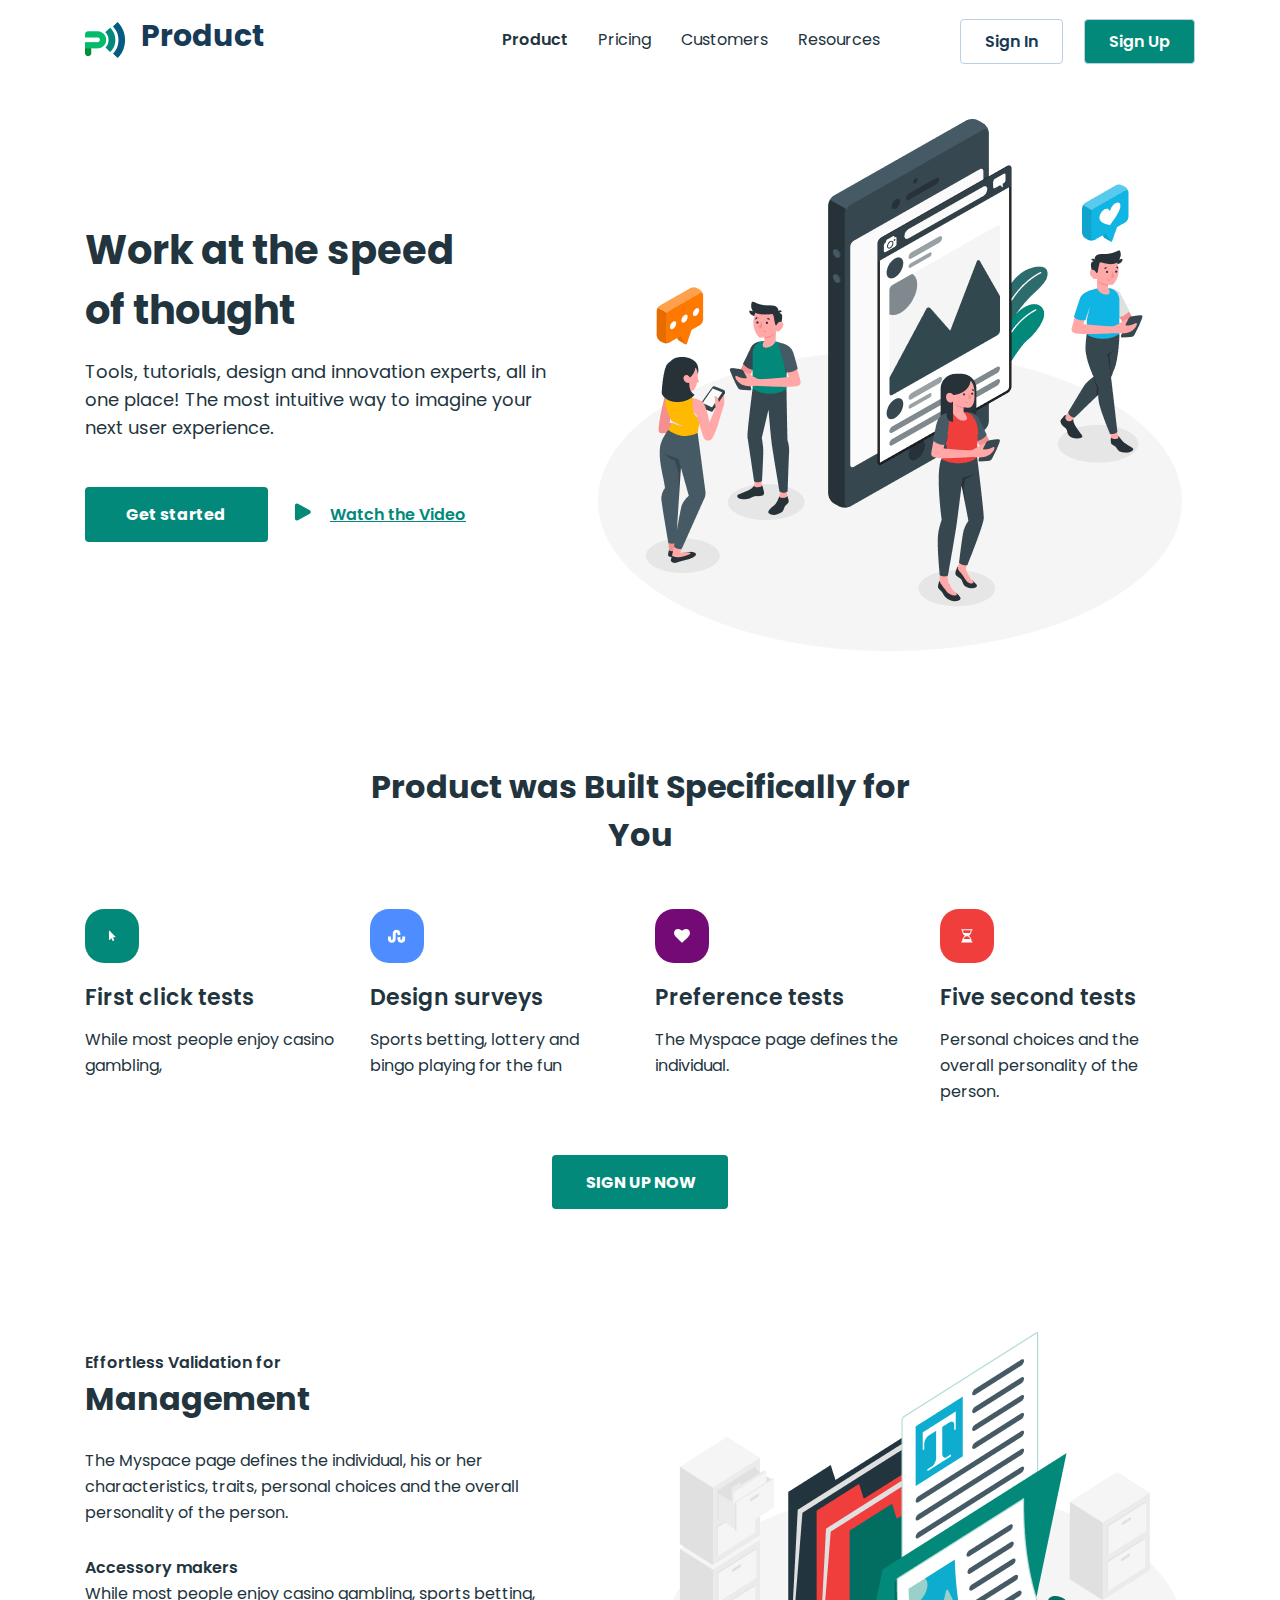
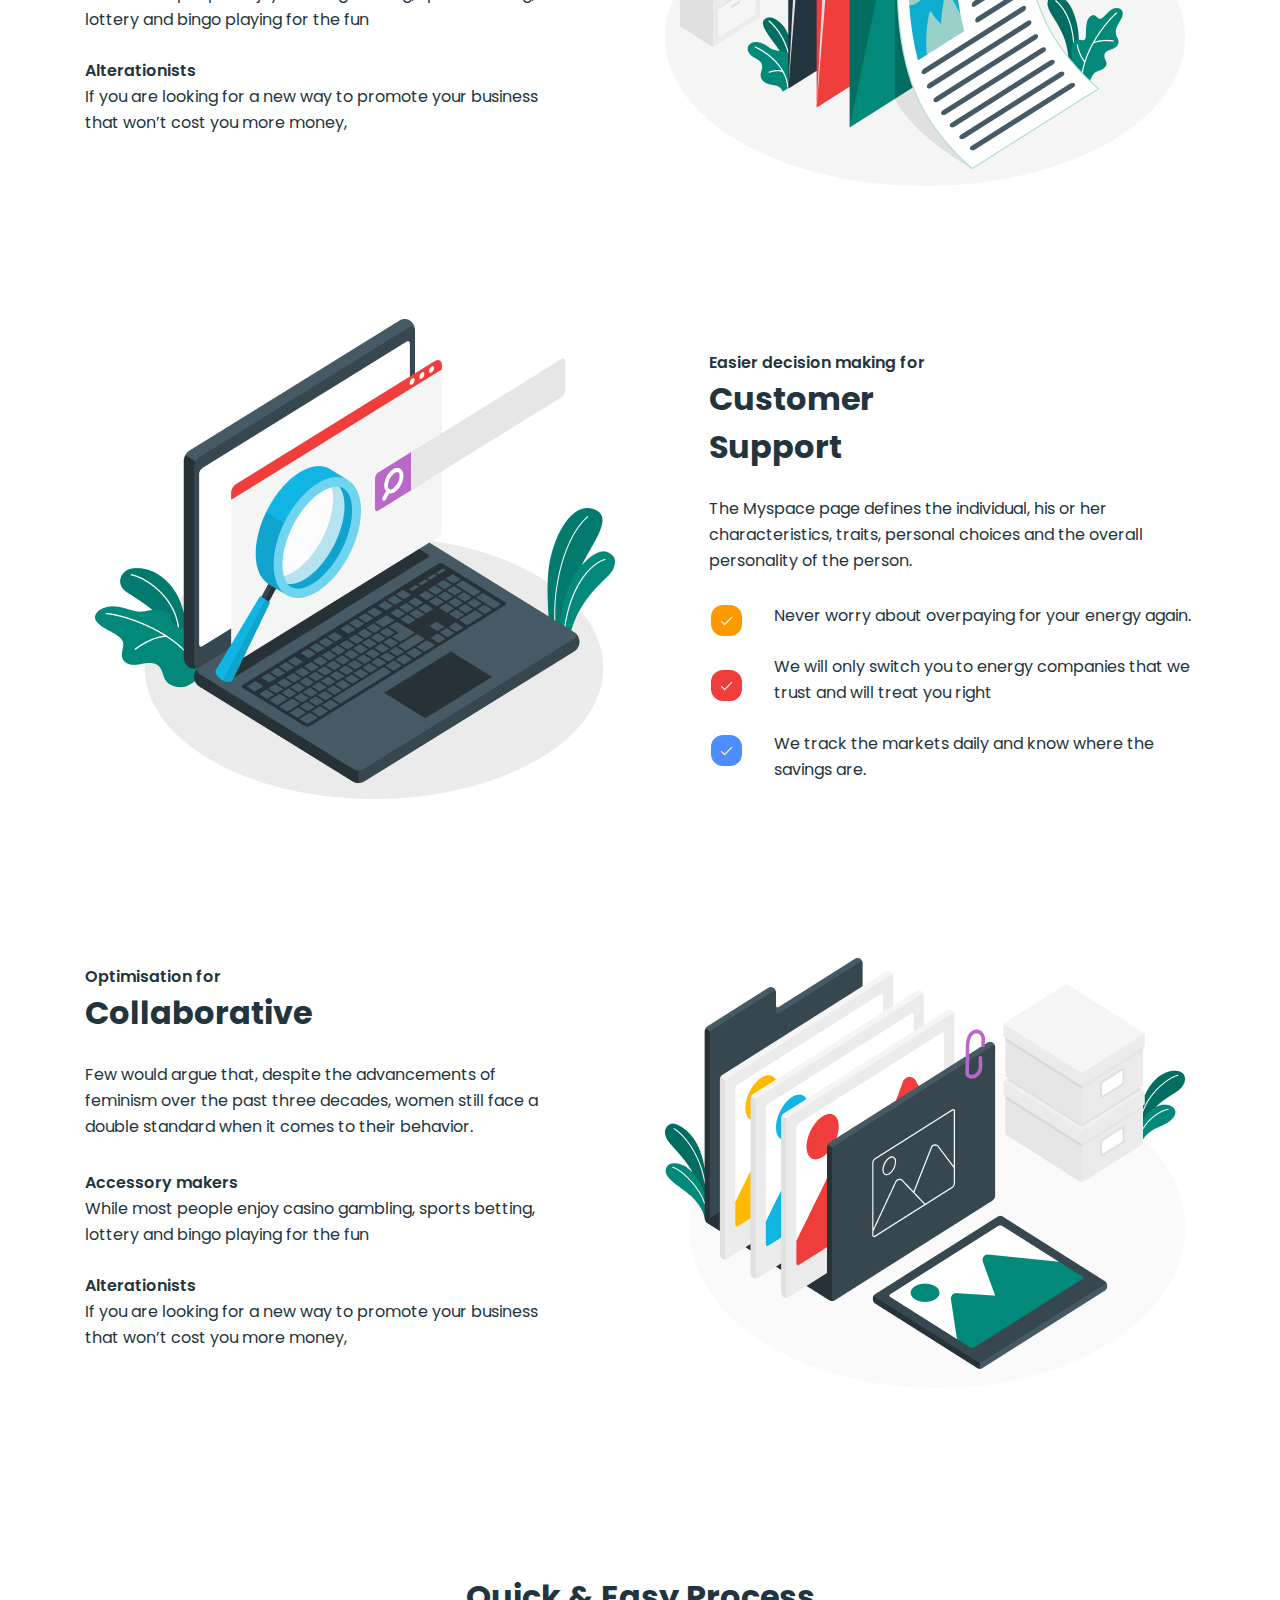
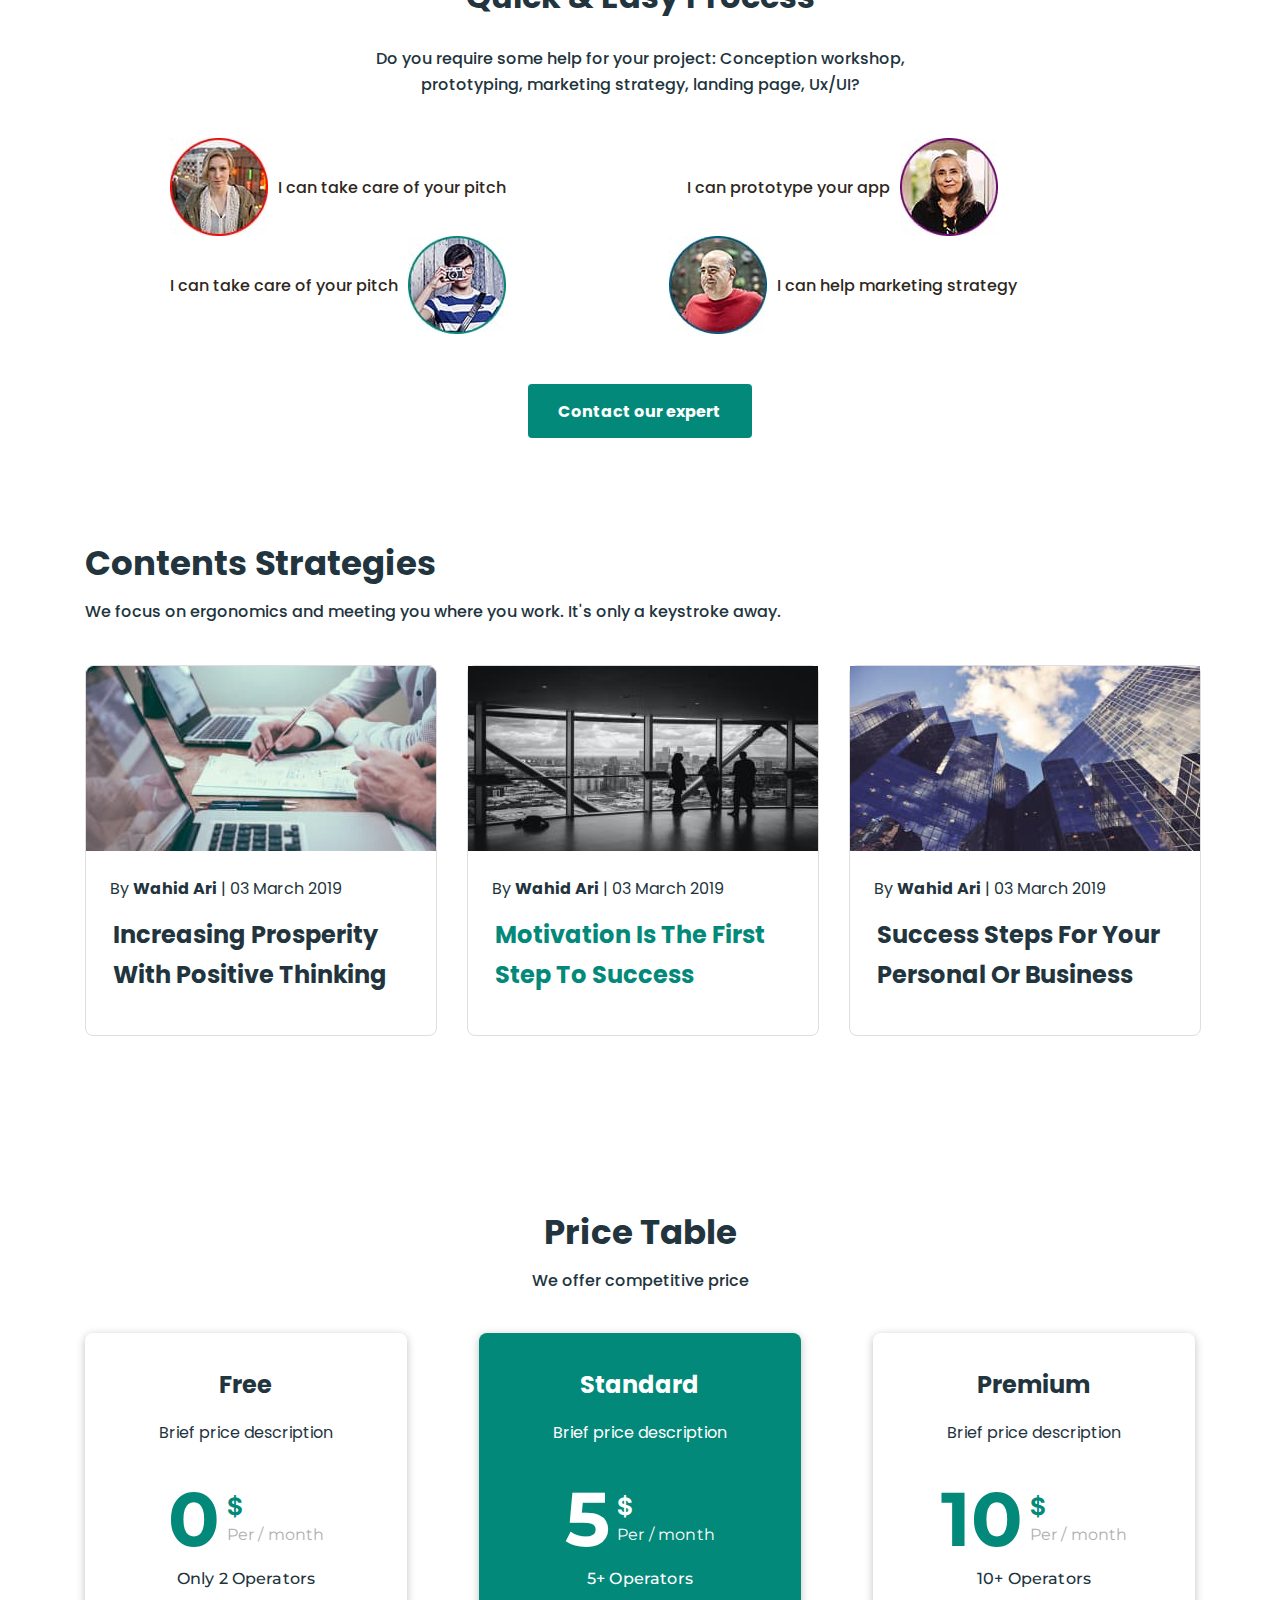
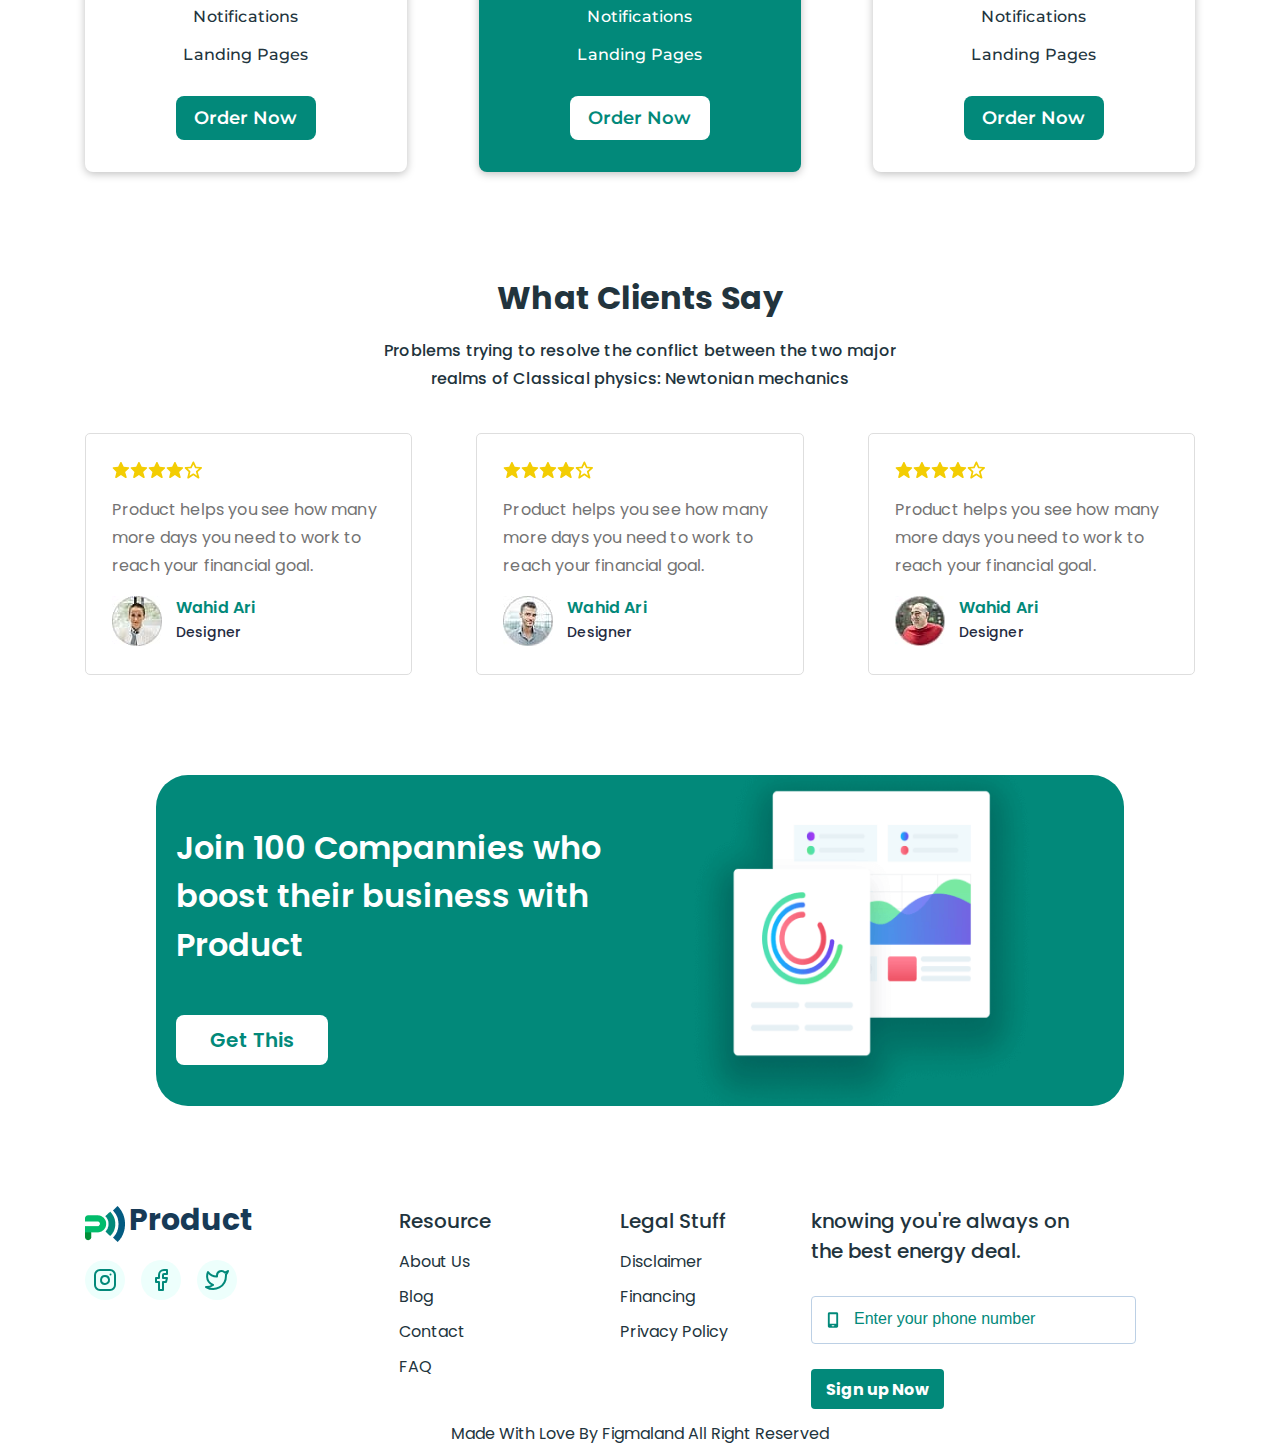
<file: index.html>
<!DOCTYPE html>
<html lang="en">
  <head>
    <meta charset="UTF-8" />
    <meta name="viewport" content="width=device-width, initial-scale=1.0" />
    <title>Product</title>
    <link rel="preconnect" href="https://fonts.googleapis.com" />
    <link rel="preconnect" href="https://fonts.gstatic.com" crossorigin />
    <link
      href="https://fonts.googleapis.com/css2?family=Inter:ital,opsz,wght@0,14..32,100..900;1,14..32,100..900&family=Montserrat:wght@100..900&family=Poppins:ital,wght@0,100;0,200;0,300;0,400;0,500;0,600;0,700;0,800;0,900;1,100;1,200;1,300;1,400;1,500;1,600;1,700;1,800;1,900&display=swap"
      rel="stylesheet"
    />
    <link
      rel="stylesheet"
      href="https://cdnjs.cloudflare.com/ajax/libs/modern-normalize/3.0.1/modern-normalize.min.css"
      integrity="sha512-q6WgHqiHlKyOqslT/lgBgodhd03Wp4BEqKeW6nNtlOY4quzyG3VoQKFrieaCeSnuVseNKRGpGeDU3qPmabCANg=="
      crossorigin="anonymous"
      referrerpolicy="no-referrer"
    />
    <link rel="stylesheet" href="./css/styles.css" />
  </head>
  <body>
    <header class="header">
      <div class="container">
        <nav class="navigation">
          <a class="header-logo" href="./index.html">
            <img
              src="./images/index-images/logo.png"
              alt="logo"
              width="40"
              height="36"
            />Product
          </a>
          <ul class="header-nav-list">
            <li class="header-nav-list-item-home">
              <a class="header-nav-link-home" href="./index.html">Product</a>
            </li>
            <li class="header-nav-list-item">
              <a class="header-nav-link" href="./pricing.html">Pricing</a>
            </li>
            <li class="header-nav-list-item">
              <a class="header-nav-link" href="./customers.html">Customers</a>
            </li>
            <li class="header-nav-list-item">
              <a class="header-nav-link" href="./resourses.html">Resources</a>
            </li>
          </ul>
        </nav>
        <ul class="list-btn">
          <li class="list-item-btn">
            <button class="header-list-button" type="button">Sign In</button>
          </li>
          <li class="list-item-btn">
            <button class="header-list-button second" type="button">
              Sign Up
            </button>
          </li>
        </ul>
      </div>
    </header>
    <main>
      <!--#region Hero-->
      <section class="hero">
        <div class="container hero-container">
          <div class="hero-div">
            <h1 class="hero-title">Work at the speed <br />of thought</h1>
            <p class="hero-text">
              Tools, tutorials, design and innovation experts, all in one place!
              The most intuitive way to imagine your next user experience.
            </p>
            <ul class="hero-list">
              <li class="hero-list-btn">
                <button class="hero-btn" type="button">Get started</button>
              </li>
              <li class="hero-list-icon">
                <svg class="hero-icon" width="20" height="18">
                  <use href="./images/icons.svg#icon-Triangle-Copy-6"></use>
                </svg>
              </li>
              <li class="hero-list-btn">
                <button class="hero-btn-watch" type="button">
                  Watch the Video
                </button>
              </li>
            </ul>
          </div>
          <div class="image">
            <img
              src="./images/index-images/hero.png"
              alt="Hero"
              width="610"
              height="555"
            />
          </div>
        </div>
      </section>
      <!--#endregion Hero-->

      <!--#region Feature-->
      <section class="feature">
        <div class="container">
          <h2 class="feature-title">Product was Built Specifically for You</h2>
          <ul class="icons-feature-list">
            <li class="icon-feature-item green-icon">
              <svg class="icon-feature" width="11" height="18">
                <use href="./images/icons.svg#icon-arrow"></use>
              </svg>
            </li>
            <li class="icon-feature-item blue-icon">
              <svg class="icon-feature" width="18" height="18">
                <use href="./images/icons.svg#icon-wavy"></use>
              </svg>
            </li>
            <li class="icon-feature-item violet-icon">
              <svg class="icon-feature" width="16" height="18">
                <use href="./images/icons.svg#icon-heart"></use>
              </svg>
            </li>
            <li class="icon-feature-item red-icon">
              <svg class="icon-feature" width="14" height="18">
                <use href="./images/icons.svg#icon-untitled"></use>
              </svg>
            </li>
          </ul>
          <ul class="feature-list">
            <li class="feature-list-item">
              <h3 class="item-title">First click tests</h3>
              <p class="feature-text">
                While most people enjoy casino gambling,
              </p>
            </li>
            <li class="feature-list-item">
              <h3 class="item-title">Design surveys</h3>
              <p class="feature-text">
                Sports betting, lottery and bingo playing for the fun
              </p>
            </li>
            <li class="feature-list-item">
              <h3 class="item-title">Preference tests</h3>
              <p class="feature-text">
                The Myspace page defines the individual.
              </p>
            </li>
            <li class="feature-list-item">
              <h3 class="item-title">Five second tests</h3>
              <p class="feature-text">
                Personal choices and the overall personality of the person.
              </p>
            </li>
          </ul>
          <button class="feature-btn" type="button">SIGN UP NOW</button>
        </div>
      </section>
      <!--#endregion Feature-->

      <!--#region Business management-->
      <section class="management">
        <div class="container management-container">
          <div class="management-cont">
            <h2 class="management-title">
              Effortless Validation for
              <span class="busines-title">Management</span>
            </h2>
            <p class="management-text">
              The Myspace page defines the individual, his or her
              characteristics, traits, personal choices and the overall
              personality of the person.
            </p>
            <ul class="management-list">
              <li class="management-list-item">
                <h3 class="management-item-title">Accessory makers</h3>
                <p class="management-item-text">
                  While most people enjoy casino gambling, sports betting,
                  lottery and bingo playing for the fun
                </p>
              </li>
              <li class="management-list-item">
                <h3 class="management-item-title">Alterationists</h3>
                <p class="management-item-text">
                  If you are looking for a new way to promote your business that
                  won’t cost you more money,
                </p>
              </li>
            </ul>
          </div>
          <div class="image-management">
            <img
              src="./images/index-images//management.png"
              alt="Business management"
              width="540"
              height="500"
            />
          </div>
        </div>
      </section>
      <!--#endregion Business management-->

      <!--#region Support-->
      <section class="support">
        <div class="container support-container">
          <div class="image-support">
            <img
              src="./images/index-images/support.png"
              alt="Support"
              width="540"
              height="500"
            />
          </div>
          <div class="support-cont">
            <h2 class="support-title">
              Easier decision making for
              <span class="busines-title">Customer Support</span>
            </h2>
            <p class="support-text">
              The Myspace page defines the individual, his or her
              characteristics, traits, personal choices and the overall
              personality of the person.
            </p>
            <div class="support-icon">
              <ul class="support-list-icon">
                <li class="support-item-icon tick-orange">
                  <svg class="support-icon" width="16" height="12">
                    <use href="./images/icons.svg#icon-tick"></use>
                  </svg>
                </li>
                <li class="support-item-icon tick-red">
                  <svg class="support-icon" width="16" height="12">
                    <use href="./images/icons.svg#icon-tick"></use>
                  </svg>
                </li>
                <li class="support-item-icon tick-blue">
                  <svg class="support-icon" width="16" height="12">
                    <use href="./images/icons.svg#icon-tick"></use>
                  </svg>
                </li>
              </ul>
              <ul class="support-list">
                <li class="support-list-item">
                  <p class="support-item-text">
                    Never worry about overpaying for your energy again.
                  </p>
                </li>
                <li class="support-list-item">
                  <p class="support-item-text">
                    We will only switch you to energy companies that we trust
                    and will treat you right
                  </p>
                </li>
                <li class="support-list-item">
                  <p class="support-item-text">
                    We track the markets daily and know where the savings are.
                  </p>
                </li>
              </ul>
            </div>
          </div>
        </div>
      </section>
      <!--#endregion Support-->

      <!--#region Collaboration-->
      <section class="collaboration">
        <div class="container collaboration-container">
          <div class="collaboration-cont">
            <h2 class="collaboration-title">
              Optimisation for <span class="busines-title">Collaborative</span>
            </h2>
            <p class="collaboration-text">
              Few would argue that, despite the advancements of feminism over
              the past three decades, women still face a double standard when it
              comes to their behavior.
            </p>
            <ul class="collaboration-list">
              <li class="collaboration-list-item">
                <h3 class="collaboration-item-title">Accessory makers</h3>
                <p class="collaboration-item-text">
                  While most people enjoy casino gambling, sports betting,
                  lottery and bingo playing for the fun
                </p>
              </li>
              <li class="collaboration-list-item">
                <h3 class="collaboration-item-title">Alterationists</h3>
                <p class="collaboration-item-text">
                  If you are looking for a new way to promote your business that
                  won’t cost you more money,
                </p>
              </li>
            </ul>
          </div>
          <div class="image-collaboration">
            <img
              src="./images/index-images/collaboration.png"
              alt="Collaboration"
              width="540"
              height="500"
            />
          </div>
        </div>
      </section>
      <!--#endregion Collaboration-->

      <!--#region Staff-->
      <section class="staff">
        <div class="container">
          <h2 class="staff-title">Quick & Easy Process</h2>
          <p class="staff-text">
            Do you require some help for your project: Conception workshop,
            prototyping, marketing strategy, landing page, Ux/UI?
          </p>
          <ul class="staff-list">
            <li class="staff-list-item">
              <img
                src="./images/index-images/girl.jpg"
                alt="Girl"
                width="98"
                height="98"
              />
              <p class="staff-item-text">I can take care of your pitch</p>
            </li>
            <li class="staff-list-item">
              <img
                src="./images/index-images/woman.jpg"
                alt="Woman"
                width="98"
                height="98"
              />
              <p class="staff-item-text">I can prototype your app</p>
            </li>
            <li class="staff-list-item">
              <img
                src="./images/index-images/boy.jpg"
                alt="Boy"
                width="98"
                height="98"
              />
              <p class="staff-item-text">I can take care of your pitch</p>
            </li>
            <li class="staff-list-item">
              <img
                src="./images/index-images/man.jpg"
                alt="Man"
                width="98"
                height="98"
              />
              <p class="staff-item-text">I can help marketing strategy</p>
            </li>
          </ul>
          <button class="staff-btn" type="button">Contact our expert</button>
        </div>
      </section>
      <!--#endregion Staff-->

      <!--#region News feed-->
      <section class="new-feed">
        <div class="container">
          <h2 class="new-feed-title">Contents Strategies</h2>
          <p class="new-feed-text">
            We focus on ergonomics and meeting you where you work. It's only a
            keystroke away.
          </p>
          <ul class="new-feed-item">
            <li class="new-feed-list-item">
              <img
                src="./images/index-images/thinking.jpg"
                alt="Positive Thinking"
                width="350"
                height="185"
              />
              <p class="new-feed-item-text">
                By <span class="new-feed-item-text ari">Wahid Ari</span> | 03
                March 2019
              </p>
              <h3 class="new-feed-item-title">
                Increasing Prosperity With Positive Thinking
              </h3>
            </li>
            <li class="new-feed-list-item">
              <img
                src="./images/index-images/step-to-success.jpg"
                alt="Step To Success"
                width="350"
                height="185"
              />
              <p class="new-feed-item-text">
                By <span class="new-feed-item-text ari">Wahid Ari</span> | 03
                March 2019
              </p>
              <h3 class="new-feed-item-title green">
                Motivation Is The First Step To Success
              </h3>
            </li>
            <li class="new-feed-list-item">
              <img
                src="./images/index-images/business.jpg"
                alt="Personal Or Business"
                width="350"
                height="185"
              />
              <p class="new-feed-item-text">
                By <span class="new-feed-item-text ari">Wahid Ari</span> | 03
                March 2019
              </p>
              <h3 class="new-feed-item-title">
                Success Steps For Your Personal Or Business
              </h3>
            </li>
          </ul>
        </div>
      </section>
      <!--#endregion News feed-->

      <!--#region Pricing-->
      <section class="pricing">
        <div class="container">
          <h2 class="pricing-title">Price Table</h2>
          <p class="pricing-text">We offer competitive price</p>
          <div class="pricing-container">
            <div class="pricing-price">
              <ul class="pricing-list">
                <li class="pricing-list-item">
                  <h3 class="pricing-item-title">Free</h3>
                  <p class="pricing-item-text">Brief price description</p>
                  <div class="number">
                    <p class="pricing-item-number green">0</p>
                    <div>
                      <p class="pricing-item-dollar green">$</p>
                      <p class="pricing-price-text">Per / month</p>
                    </div>
                  </div>
                  <ul class="pricing-price-item">
                    <li class="pricing-price-list">
                      <h4 class="pricing-price-title">Only 2 Operators</h4>
                    </li>
                    <li class="pricing-price-list">
                      <h4 class="pricing-price-title">Notifications</h4>
                    </li>
                    <li class="pricing-price-list">
                      <h4 class="pricing-price-title">Landing Pages</h4>
                    </li>
                  </ul>
                </li>
              </ul>
              <button class="pricing-btn-price" type="button">Order Now</button>
            </div>
            <div class="pricing-price pricing-green">
              <ul class="pricing-list-standard">
                <li class="pricing-list-item">
                  <h3 class="pricing-item-title white">Standard</h3>
                  <p class="pricing-item-text white">Brief price description</p>
                  <div class="number">
                    <p class="pricing-item-number white">5</p>
                    <div>
                      <p class="pricing-item-dollar white">$</p>
                      <p class="pricing-price-text white">Per / month</p>
                    </div>
                  </div>
                  <ul class="pricing-price-item">
                    <li class="pricing-price-list">
                      <h4 class="pricing-price-title white">5+ Operators</h4>
                    </li>
                    <li class="pricing-price-list">
                      <h4 class="pricing-price-title white">Notifications</h4>
                    </li>
                    <li class="pricing-price-list">
                      <h4 class="pricing-price-title white">Landing Pages</h4>
                    </li>
                  </ul>
                </li>
              </ul>
              <button class="pricing-standard-btn" type="button">
                Order Now
              </button>
            </div>
            <div class="pricing-price">
              <ul class="pricing-list">
                <li class="pricing-list-item">
                  <h3 class="pricing-item-title">Premium</h3>
                  <p class="pricing-item-text">Brief price description</p>
                  <div class="number">
                    <p class="pricing-item-number green">10</p>
                    <div class="dollar">
                      <p class="pricing-item-dollar green">$</p>
                      <p class="pricing-price-text">Per / month</p>
                    </div>
                  </div>
                  <ul class="pricing-price-item">
                    <li class="pricing-price-list">
                      <h4 class="pricing-price-title">10+ Operators</h4>
                    </li>
                    <li class="pricing-price-list">
                      <h4 class="pricing-price-title">Notifications</h4>
                    </li>
                    <li class="pricing-price-list">
                      <h4 class="pricing-price-title">Landing Pages</h4>
                    </li>
                  </ul>
                </li>
              </ul>
              <button class="pricing-btn-price" type="button">Order Now</button>
            </div>
          </div>
        </div>
      </section>
      <!--#endregion Pricing-->

      <!--#region Feedback-->
      <section class="feedback">
        <div class="container">
          <h2 class="feedback-title">What Clients Say</h2>
          <p class="feedback-text">
            Problems trying to resolve the conflict between the two major realms
            of Classical physics: Newtonian mechanics
          </p>
          <div class="feedback-container">
            <ul class="feedback-list">
              <li class="feedback-list-item">
                <ul class="feedback-list-icon feedback-icon-three">
                  <li class="feedback-item-icon">
                    <svg class="feedback-icon" width="18" height="18">
                      <use href="./images/icons.svg#icon-star-2"></use>
                    </svg>
                  </li>
                  <li class="feedback-item-icon">
                    <svg class="feedback-icon" width="18" height="18">
                      <use href="./images/icons.svg#icon-star-2"></use>
                    </svg>
                  </li>
                  <li class="feedback-item-icon">
                    <svg class="feedback-icon" width="18" height="18">
                      <use href="./images/icons.svg#icon-star-2"></use>
                    </svg>
                  </li>
                  <li class="feedback-item-icon">
                    <svg class="feedback-icon" width="18" height="18">
                      <use href="./images/icons.svg#icon-star-2"></use>
                    </svg>
                  </li>
                  <li class="feedback-item-icon">
                    <svg class="feedback-icon" width="18" height="18">
                      <use href="./images/icons.svg#icon-star-1"></use>
                    </svg>
                  </li>
                </ul>
                <p class="feedback-item-text">
                  Product helps you see how many more days you need to work to
                  reach your financial goal.
                </p>
                <div class="feedback-item-cont">
                  <img
                    src="./images/index-images/comment-one.jpg"
                    alt="Comment 1"
                    width="50"
                    height="50"
                  />
                  <div class="feedback-item-container">
                    <h3 class="feedback-item-title">Wahid Ari</h3>
                    <p class="feedback-list-item-text">Designer</p>
                  </div>
                </div>
              </li>
              <li class="feedback-list-item">
                <ul class="feedback-list-icon feedback-icon-three">
                  <li class="feedback-item-icon">
                    <svg class="feedback-icon" width="18" height="18">
                      <use href="./images/icons.svg#icon-star-2"></use>
                    </svg>
                  </li>
                  <li class="feedback-item-icon">
                    <svg class="feedback-icon" width="18" height="18">
                      <use href="./images/icons.svg#icon-star-2"></use>
                    </svg>
                  </li>
                  <li class="feedback-item-icon">
                    <svg class="feedback-icon" width="18" height="18">
                      <use href="./images/icons.svg#icon-star-2"></use>
                    </svg>
                  </li>
                  <li class="feedback-item-icon">
                    <svg class="feedback-icon" width="18" height="18">
                      <use href="./images/icons.svg#icon-star-2"></use>
                    </svg>
                  </li>
                  <li class="feedback-item-icon">
                    <svg class="feedback-icon" width="18" height="18">
                      <use href="./images/icons.svg#icon-star-1"></use>
                    </svg>
                  </li>
                </ul>
                <p class="feedback-item-text">
                  Product helps you see how many more days you need to work to
                  reach your financial goal.
                </p>
                <div class="feedback-item-cont">
                  <img
                    src="./images/index-images/comment-two.jpg"
                    alt="Comment 2"
                    width="50"
                    height="50"
                  />
                  <div class="feedback-item-container">
                    <h3 class="feedback-item-title">Wahid Ari</h3>
                    <p class="feedback-list-item-text">Designer</p>
                  </div>
                </div>
              </li>
              <li class="feedback-list-item">
                <ul class="feedback-list-icon feedback-icon-three">
                  <li class="feedback-item-icon">
                    <svg class="feedback-icon" width="18" height="18">
                      <use href="./images/icons.svg#icon-star-2"></use>
                    </svg>
                  </li>
                  <li class="feedback-item-icon">
                    <svg class="feedback-icon" width="18" height="18">
                      <use href="./images/icons.svg#icon-star-2"></use>
                    </svg>
                  </li>
                  <li class="feedback-item-icon">
                    <svg class="feedback-icon" width="18" height="18">
                      <use href="./images/icons.svg#icon-star-2"></use>
                    </svg>
                  </li>
                  <li class="feedback-item-icon">
                    <svg class="feedback-icon" width="18" height="18">
                      <use href="./images/icons.svg#icon-star-2"></use>
                    </svg>
                  </li>
                  <li class="feedback-item-icon">
                    <svg class="feedback-icon" width="18" height="18">
                      <use href="./images/icons.svg#icon-star-1"></use>
                    </svg>
                  </li>
                </ul>
                <p class="feedback-item-text">
                  Product helps you see how many more days you need to work to
                  reach your financial goal.
                </p>
                <div class="feedback-item-cont">
                  <img
                    src="./images/index-images/comment-three.jpg"
                    alt="Comment 3"
                    width="50"
                    height="50"
                  />
                  <div class="feedback-item-container">
                    <h3 class="feedback-item-title">Wahid Ari</h3>
                    <p class="feedback-list-item-text">Designer</p>
                  </div>
                </div>
              </li>
            </ul>
          </div>
        </div>
      </section>
      <!--#endregion Feedback-->

      <!--#region Promo-->
      <section class="promo">
        <div class="container promo-green">
          <div>
            <h2 class="promo-title">
              Join 100 Compannies who boost their business with Product
            </h2>
            <button class="promo-btn" type="button">Get This</button>
          </div>
          <img
            src="./images/index-images/business-product.png"
            alt="Business product"
            width="351"
            height="331"
          />
        </div>
      </section>
      <!--#endregion Promo-->
    </main>
    <footer class="footer">
      <div class="container">
        <div class="footer-container-list">
          <div class="footer-cont-icon">
            <a class="footer-logo" href="./index.html">
              <img
                src="./images/index-images/logo.png"
                alt="logo"
                width="40"
                height="36"
              />Product
            </a>
            <ul class="footer-list-icon">
              <li class="footer-item-icon">
                <a class="footer-link-icon" href="">
                  <svg class="footer-icon" width="24" height="24">
                    <use href="./images/icons.svg#icon-instagram"></use>
                  </svg>
                </a>
              </li>
              <li class="footer-item-icon">
                <a class="footer-link-icon" href="">
                  <svg class="footer-icon" width="24" height="24">
                    <use href="./images/icons.svg#icon-facebook"></use>
                  </svg>
                </a>
              </li>
              <li class="footer-item-icon">
                <a class="footer-link-icon" href="">
                  <svg class="footer-icon" width="24" height="24">
                    <use href="./images/icons.svg#icon-twitter"></use>
                  </svg>
                </a>
              </li>
            </ul>
          </div>
          <div class="feature-list-cont">
            <ul class="footer-list">
              <li>
                <h3 class="footer-title">Resource</h3>
              </li>
              <li class="footer-list-item">
                <a class="footer-item-link" href="">About Us</a>
              </li>
              <li class="footer-list-item">
                <a class="footer-item-link" href="">Blog</a>
              </li>
              <li class="footer-list-item">
                <a class="footer-item-link" href="">Contact</a>
              </li>
              <li class="footer-list-item">
                <a class="footer-item-link" href="">FAQ</a>
              </li>
            </ul>
            <ul class="footer-list">
              <li>
                <h3 class="footer-title">Legal Stuff</h3>
              </li>
              <li class="footer-list-item">
                <a class="footer-item-link" href="">Disclaimer</a>
              </li>
              <li class="footer-list-item">
                <a class="footer-item-link" href="">Financing</a>
              </li>
              <li class="footer-list-item">
                <a class="footer-item-link" href="">Privacy Policy</a>
              </li>
            </ul>
          </div>
          <form class="form-footer">
            <p class="form-footer-text">
              knowing you're always on the best energy deal.
            </p>
            <div class="form-input-cont">
              <input
                class="form-input"
                required
                name="user-tel"
                placeholder="Enter your phone number"
                type="tel"
              />
              <svg class="form-icon" width="18" height="28">
                <use href="./images/icons.svg#icon-mobile-screen"></use>
              </svg>
            </div>
            <button class="form-btn" type="submit">Sign up Now</button>
          </form>
        </div>
        <div class="footer-text-cont">
          <p class="footer-text">
            Made With Love By Figmaland All Right Reserved
          </p>
        </div>
      </div>
    </footer>
  </body>
</html>
</file>
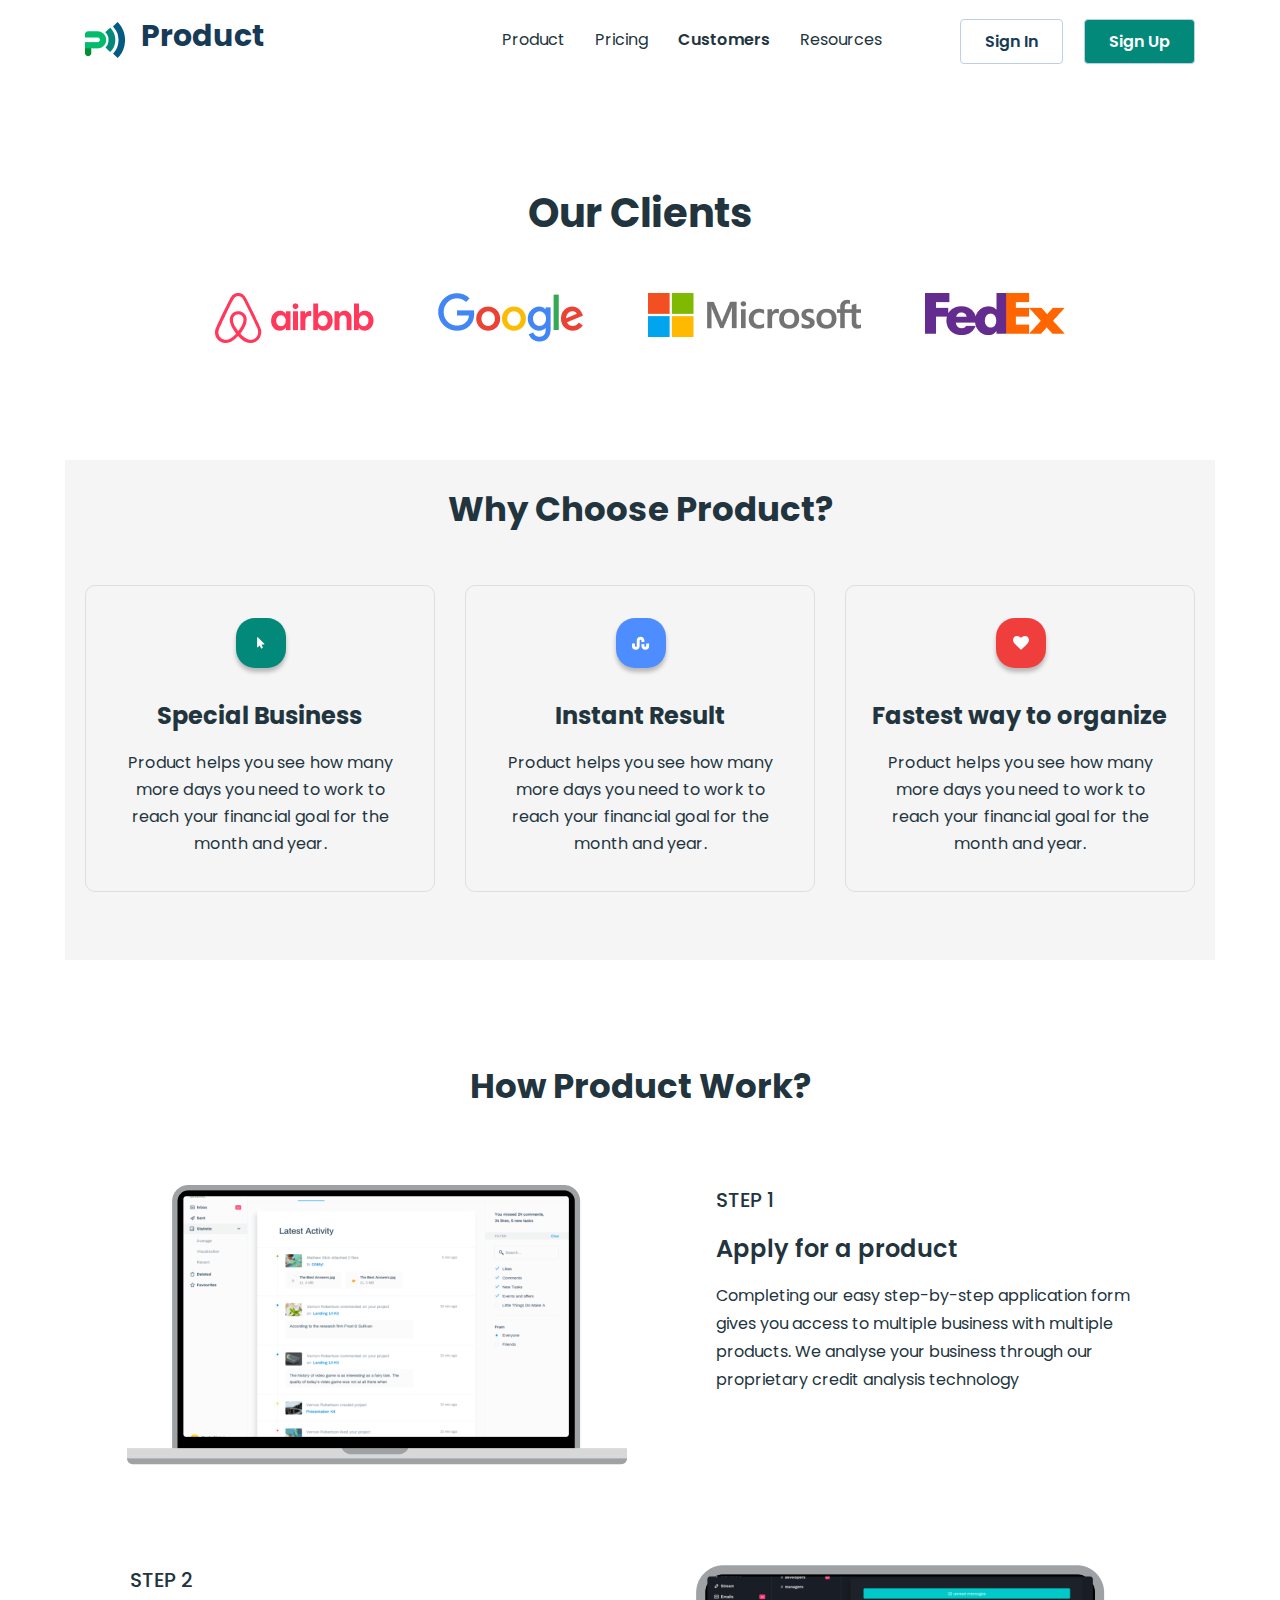
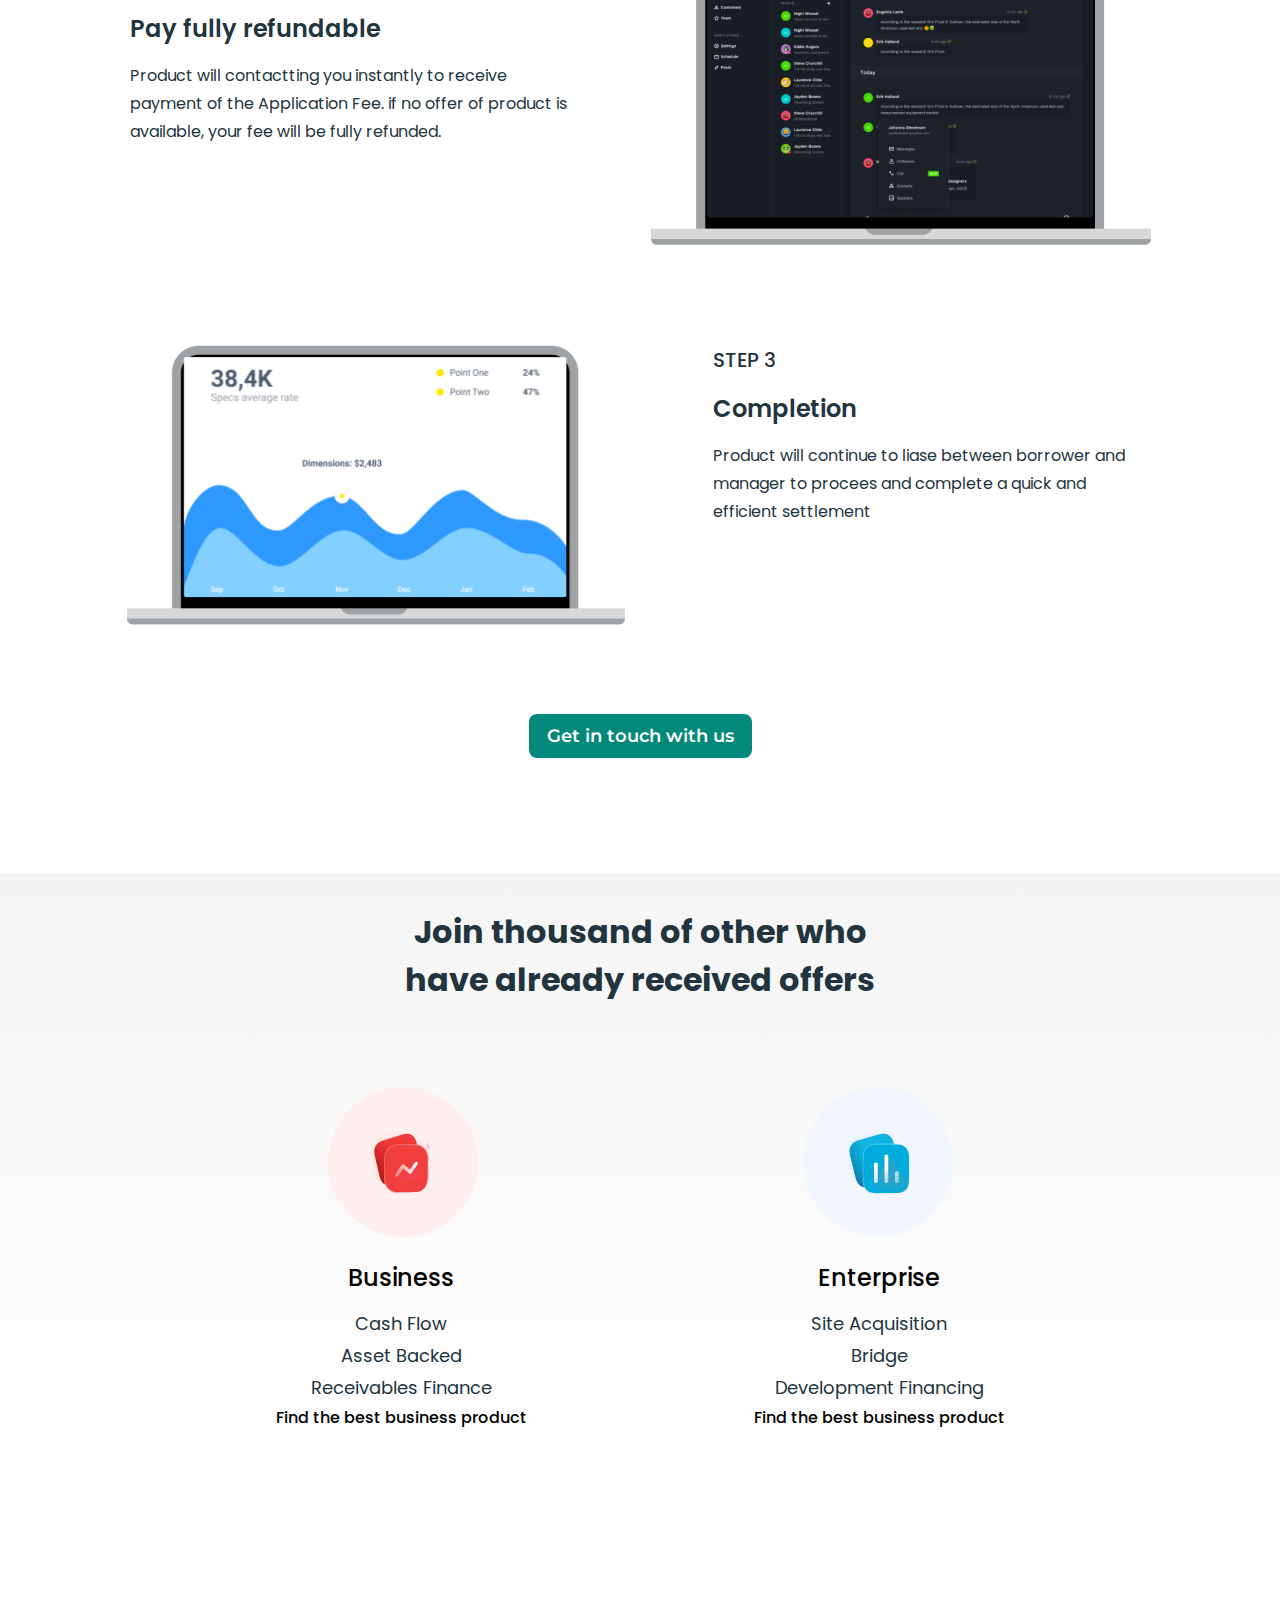
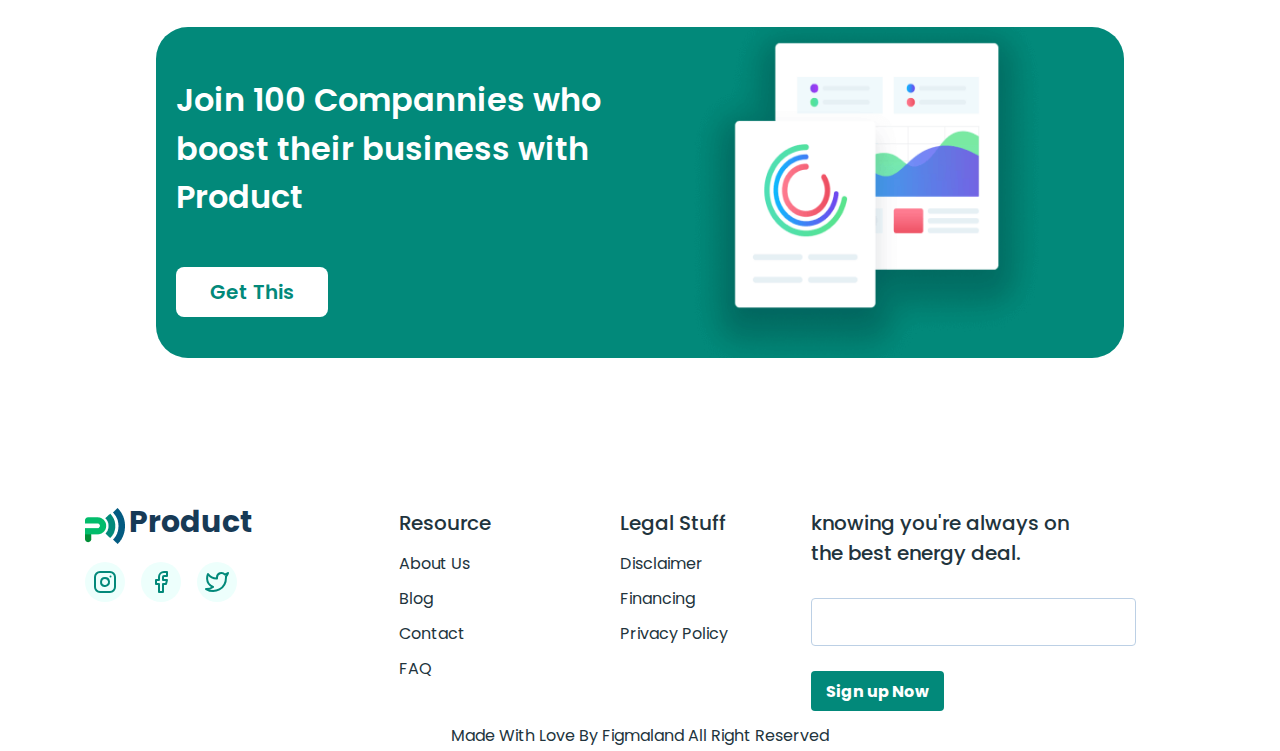
<file: customers.html>
<!DOCTYPE html>
<html lang="en">
  <head>
    <meta charset="UTF-8" />
    <meta name="viewport" content="width=device-width, initial-scale=1.0" />
    <title>Customers</title>
    <link rel="preconnect" href="https://fonts.googleapis.com" />
    <link rel="preconnect" href="https://fonts.gstatic.com" crossorigin />
    <link
      href="https://fonts.googleapis.com/css2?family=Inter:ital,opsz,wght@0,14..32,100..900;1,14..32,100..900&family=Montserrat:wght@100..900&family=Poppins:ital,wght@0,100;0,200;0,300;0,400;0,500;0,600;0,700;0,800;0,900;1,100;1,200;1,300;1,400;1,500;1,600;1,700;1,800;1,900&display=swap"
      rel="stylesheet"
    />
    <link
      rel="stylesheet"
      href="https://cdnjs.cloudflare.com/ajax/libs/modern-normalize/3.0.1/modern-normalize.min.css"
      integrity="sha512-q6WgHqiHlKyOqslT/lgBgodhd03Wp4BEqKeW6nNtlOY4quzyG3VoQKFrieaCeSnuVseNKRGpGeDU3qPmabCANg=="
      crossorigin="anonymous"
      referrerpolicy="no-referrer"
    />
    <link rel="stylesheet" href="./css/styles.css" />
  </head>
  <body>
    <header class="header">
      <div class="container">
        <nav class="navigation">
          <a class="header-logo" href="./index.html">
            <img
              src="./images/index-images/logo.png"
              alt="logo"
              width="40"
              height="36"
            />Product
          </a>
          <ul class="header-nav-list">
            <li class="header-nav-list-item">
              <a class="header-nav-link" href="./index.html">Product</a>
            </li>
            <li class="header-nav-list-item">
              <a class="header-nav-link" href="./pricing.html">Pricing</a>
            </li>
            <li class="header-nav-list-item-home">
              <a class="header-nav-link-home" href="./customers.html"
                >Customers</a
              >
            </li>
            <li class="header-nav-list-item">
              <a class="header-nav-link" href="./resourses.html">Resources</a>
            </li>
          </ul>
        </nav>
        <ul class="list-btn">
          <li class="list-item-btn">
            <button class="header-list-button" type="button">Sign In</button>
          </li>
          <li class="list-item-btn">
            <button class="header-list-button second" type="button">
              Sign Up
            </button>
          </li>
        </ul>
      </div>
    </header>
    <main>
      <!--#region Hero-->
      <section class="hero-clients">
        <div class="container">
          <h2 class="hero-clients-title">Our Clients</h2>
          <ul class="hero-clients-list">
            <li class="hero-clients-list-item">
              <img
                src="./images/customers-images/airbnb-logo.png"
                alt="Airbnb Logo"
                width="159"
                height="50"
              />
            </li>
            <li class="hero-clients-list-item">
              <img
                src="./images/customers-images/google-logo.png"
                alt="Google Logo"
                width="146"
                height="50"
              />
            </li>
            <li class="hero-clients-list-item">
              <img
                src="./images/customers-images/microsoft-logo.png"
                alt="Microsoft Logo"
                width="213"
                height="44"
              />
            </li>
            <li class="hero-clients-list-item">
              <img
                src="./images/customers-images/fedex-logo.png"
                alt="FedEx Logo"
                width="140"
                height="42"
              />
            </li>
          </ul>
        </div>
      </section>
      <!--#endregion Hero-->

      <!--#region Choose-->
      <section class="choose">
        <div class="container choose-bg">
          <h2 class="choose-title">Why Choose Product?</h2>
          <ul class="choose-list">
            <li class="choose-list-item">
              <span class="choose-icons icon-green">
                <svg class="choose-icon" width="12" height="18">
                  <use href="./images/icons.svg#icon-arrow"></use>
                </svg>
              </span>
              <h3 class="choose-item-title">Special Business</h3>
              <p class="choose-item-text">
                Product helps you see how many more days you need to work to
                reach your financial goal for the month and year.
              </p>
            </li>
            <li class="choose-list-item">
              <span class="choose-icons icon-blue">
                <svg class="choose-icon" width="18" height="18">
                  <use href="./images/icons.svg#icon-wavy"></use>
                </svg>
              </span>
              <h3 class="choose-item-title">Instant Result</h3>
              <p class="choose-item-text">
                Product helps you see how many more days you need to work to
                reach your financial goal for the month and year.
              </p>
            </li>
            <li class="choose-list-item">
              <span class="choose-icons icon-red">
                <svg class="choose-icon" width="16" height="18">
                  <use href="./images/icons.svg#icon-heart"></use>
                </svg>
              </span>
              <h3 class="choose-item-title">Fastest way to organize</h3>
              <p class="choose-item-text">
                Product helps you see how many more days you need to work to
                reach your financial goal for the month and year.
              </p>
            </li>
          </ul>
        </div>
      </section>
      <!--#endregion Choose-->

      <!--#region How Product Work?-->
      <section class="work">
        <div class="container">
          <h2 class="work-title">How Product Work?</h2>
          <ul class="work-list">
            <li class="work-list-item step-one-item">
              <img
                src="./images/customers-images/step-one.png"
                alt="Apply"
                width="500"
                height="280"
              />
              <div class="step-one">
                <h4 class="work-item-title-one">STEP 1</h4>
                <h3 class="work-item-title-two">Apply for a product</h3>
                <p class="work-item-text">
                  Completing our easy step-by-step application form gives you
                  access to multiple business with multiple products. We analyse
                  your business through our proprietary credit analysis
                  technology
                </p>
              </div>
            </li>
            <li class="work-list-item step-two-item">
              <div class="step-two">
                <h4 class="work-item-title-one">STEP 2</h4>
                <h3 class="work-item-title-two">Pay fully refundable</h3>
                <p class="work-item-text">
                  Product will contactting you instantly to receive payment of
                  the Application Fee. if no offer of product is available, your
                  fee will be fully refunded.
                </p>
              </div>
              <img
                src="./images/customers-images/step-two.png"
                alt="Pay"
                width="500"
                height="280"
              />
            </li>
            <li class="work-list-item step-three-item">
              <img
                src="./images/customers-images/step-three.png"
                alt="Completion"
                width="500"
                height="280"
              />
              <div class="step-three">
                <h4 class="work-item-title-one">STEP 3</h4>
                <h3 class="work-item-title-two">Completion</h3>
                <p class="work-item-text">
                  Product will continue to liase between borrower and manager to
                  procees and complete a quick and efficient settlement
                </p>
              </div>
            </li>
          </ul>
          <button class="work-btn" type="button">Get in touch with us</button>
        </div>
      </section>
      <!--#endregion How Product Work?-->

      <!--#region Offers-->
      <section class="offers">
        <div class="container">
          <h2 class="offers-title">
            Join thousand of other who have already received offers
          </h2>
          <span class="image-offers">
            <img
              src="./images/customers-images/business-red.png"
              alt="Business"
              width="150"
              height="150"
            />
            <img
              src="./images/customers-images/enterprise-blue.png"
              alt="Enterprise"
              width="150"
              height="150"
            />
          </span>
          <ul class="offers-list-one">
            <li class="offers-list-item-one">
              <h3 class="offer-item-title">Business</h3>
              <ul class="offers-list-two">
                <li class="offers-list-item-two">
                  <p class="offer-item-text">Cash Flow</p>
                </li>
                <li>
                  <p class="offer-item-text">Asset Backed</p>
                </li>
                <li>
                  <p class="offer-item-text">Receivables Finance</p>
                </li>
              </ul>
              <h4 class="offers-list-item-three">
                Find the best business product
              </h4>
            </li>
            <li class="offers-list-item-one">
              <h3 class="offer-item-title">Enterprise</h3>
              <ul class="offers-list-two">
                <li>
                  <p class="offer-item-text">Site Acquisition</p>
                </li>
                <li>
                  <p class="offer-item-text">Bridge</p>
                </li>
                <li>
                  <p class="offer-item-text">Development Financing</p>
                </li>
              </ul>
              <h4 class="offers-list-item-three">
                Find the best business product
              </h4>
            </li>
          </ul>
        </div>
      </section>
      <!--#endregion Offers-->

      <!--#region Promo-->
      <section class="promo promo-down">
        <div class="container promo-green">
          <div>
            <h2 class="promo-title">
              Join 100 Compannies who boost their business with Product
            </h2>
            <button class="promo-btn" type="button">Get This</button>
          </div>
          <img
            src="./images/index-images/business-product.png"
            alt="Business product"
            width="361"
            height="331"
          />
        </div>
      </section>
      <!--#endregion Promo-->
    </main>
    <footer class="footer">
      <div class="container">
        <div class="footer-container-list">
          <div class="footer-cont-icon">
            <a class="footer-logo" href="./index.html">
              <img
                src="./images/index-images/logo.png"
                alt="logo"
                width="40"
                height="36"
              />Product
            </a>
            <ul class="footer-list-icon">
              <li class="footer-item-icon">
                <a class="footer-link-icon" href="">
                  <svg class="footer-icon" width="24" height="24">
                    <use href="./images/icons.svg#icon-instagram"></use>
                  </svg>
                </a>
              </li>
              <li class="footer-item-icon">
                <a class="footer-link-icon" href="">
                  <svg class="footer-icon" width="24" height="24">
                    <use href="./images/icons.svg#icon-facebook"></use>
                  </svg>
                </a>
              </li>
              <li class="footer-item-icon">
                <a class="footer-link-icon" href="">
                  <svg class="footer-icon" width="24" height="24">
                    <use href="./images/icons.svg#icon-twitter"></use>
                  </svg>
                </a>
              </li>
            </ul>
          </div>
          <div class="feature-list-cont">
            <ul class="footer-list">
              <li>
                <h3 class="footer-title">Resource</h3>
              </li>
              <li class="footer-list-item">
                <a class="footer-item-link" href="">About Us</a>
              </li>
              <li class="footer-list-item">
                <a class="footer-item-link" href="">Blog</a>
              </li>
              <li class="footer-list-item">
                <a class="footer-item-link" href="">Contact</a>
              </li>
              <li class="footer-list-item">
                <a class="footer-item-link" href="">FAQ</a>
              </li>
            </ul>
            <ul class="footer-list">
              <li>
                <h3 class="footer-title">Legal Stuff</h3>
              </li>
              <li class="footer-list-item">
                <a class="footer-item-link" href="">Disclaimer</a>
              </li>
              <li class="footer-list-item">
                <a class="footer-item-link" href="">Financing</a>
              </li>
              <li class="footer-list-item">
                <a class="footer-item-link" href="">Privacy Policy</a>
              </li>
            </ul>
          </div>
          <form class="form-footer">
            <p class="form-footer-text">
              knowing you're always on the best energy deal.
            </p>
            <input class="form-input" required name="user-tel" type="tel" />
            <button class="form-btn" type="submit">Sign up Now</button>
          </form>
        </div>
        <div class="footer-text-cont">
          <p class="footer-text">
            Made With Love By Figmaland All Right Reserved
          </p>
        </div>
      </div>
    </footer>
  </body>
</html>
</file>
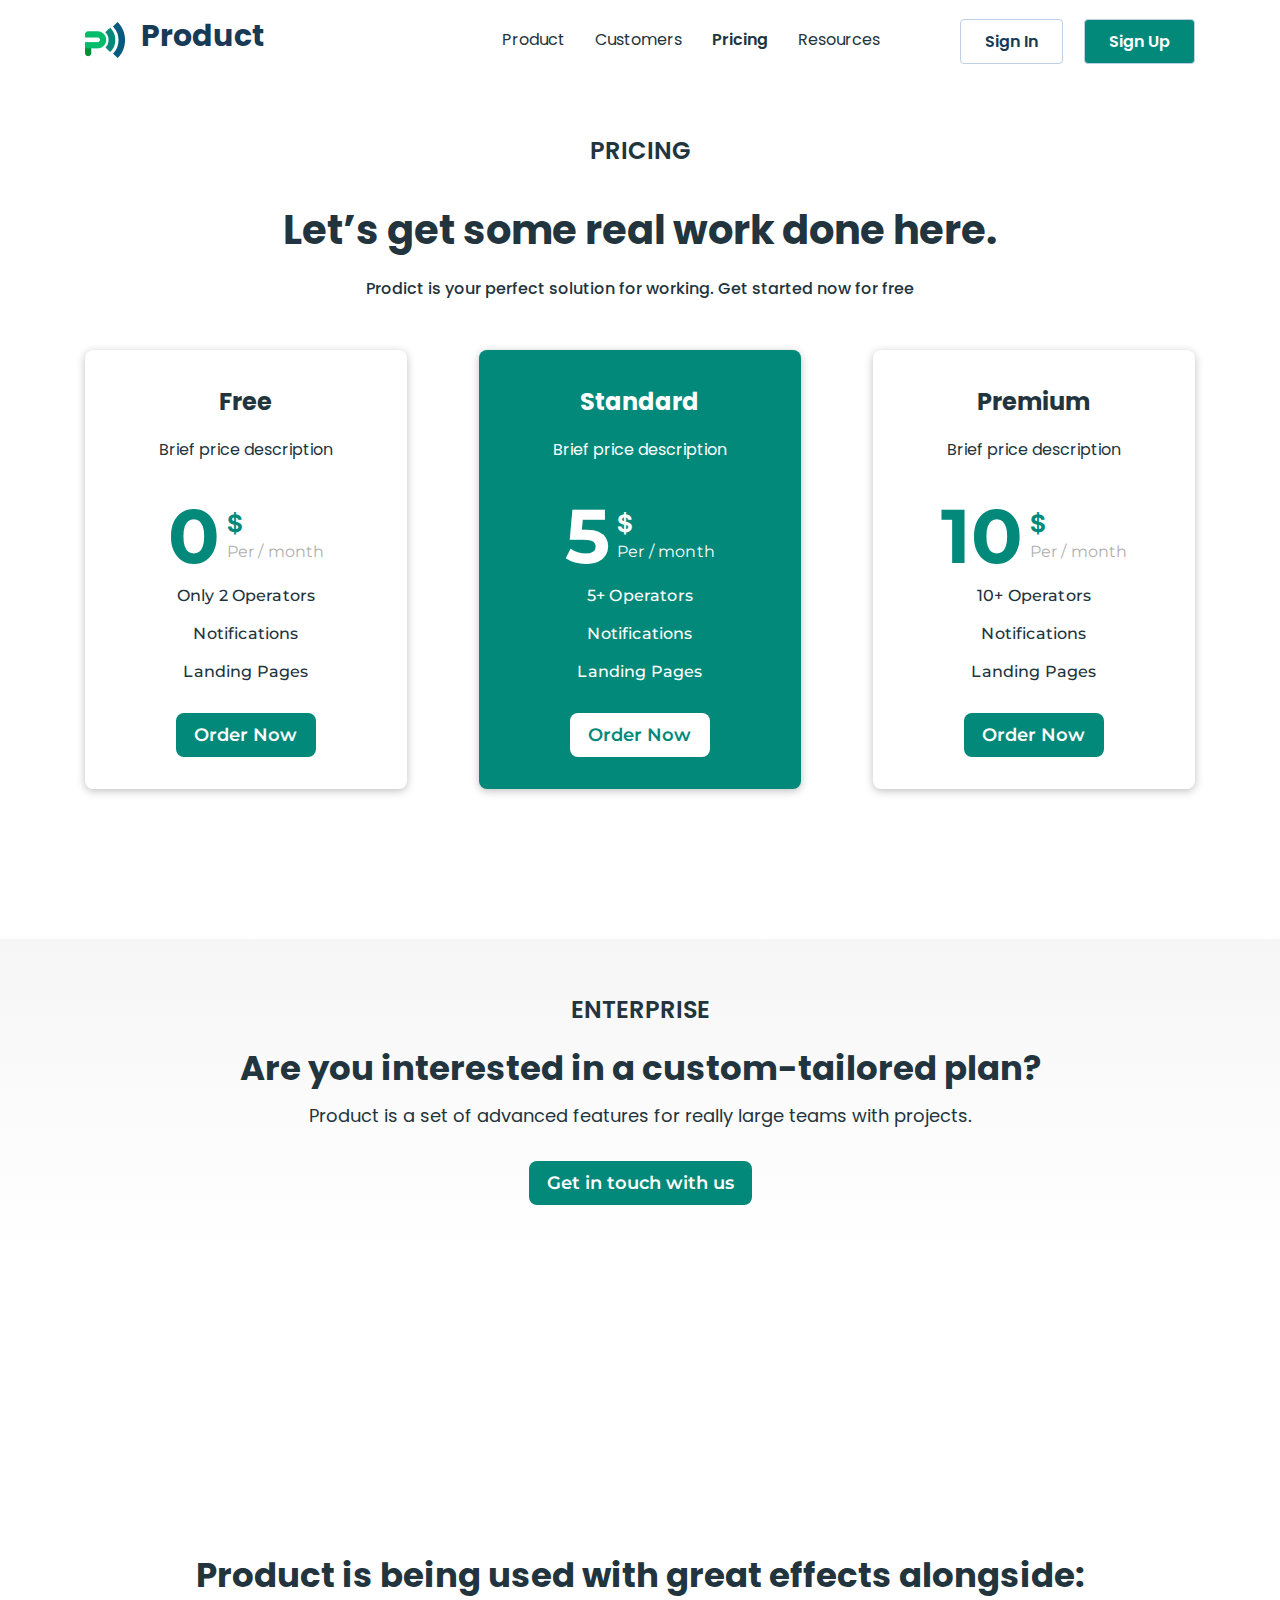
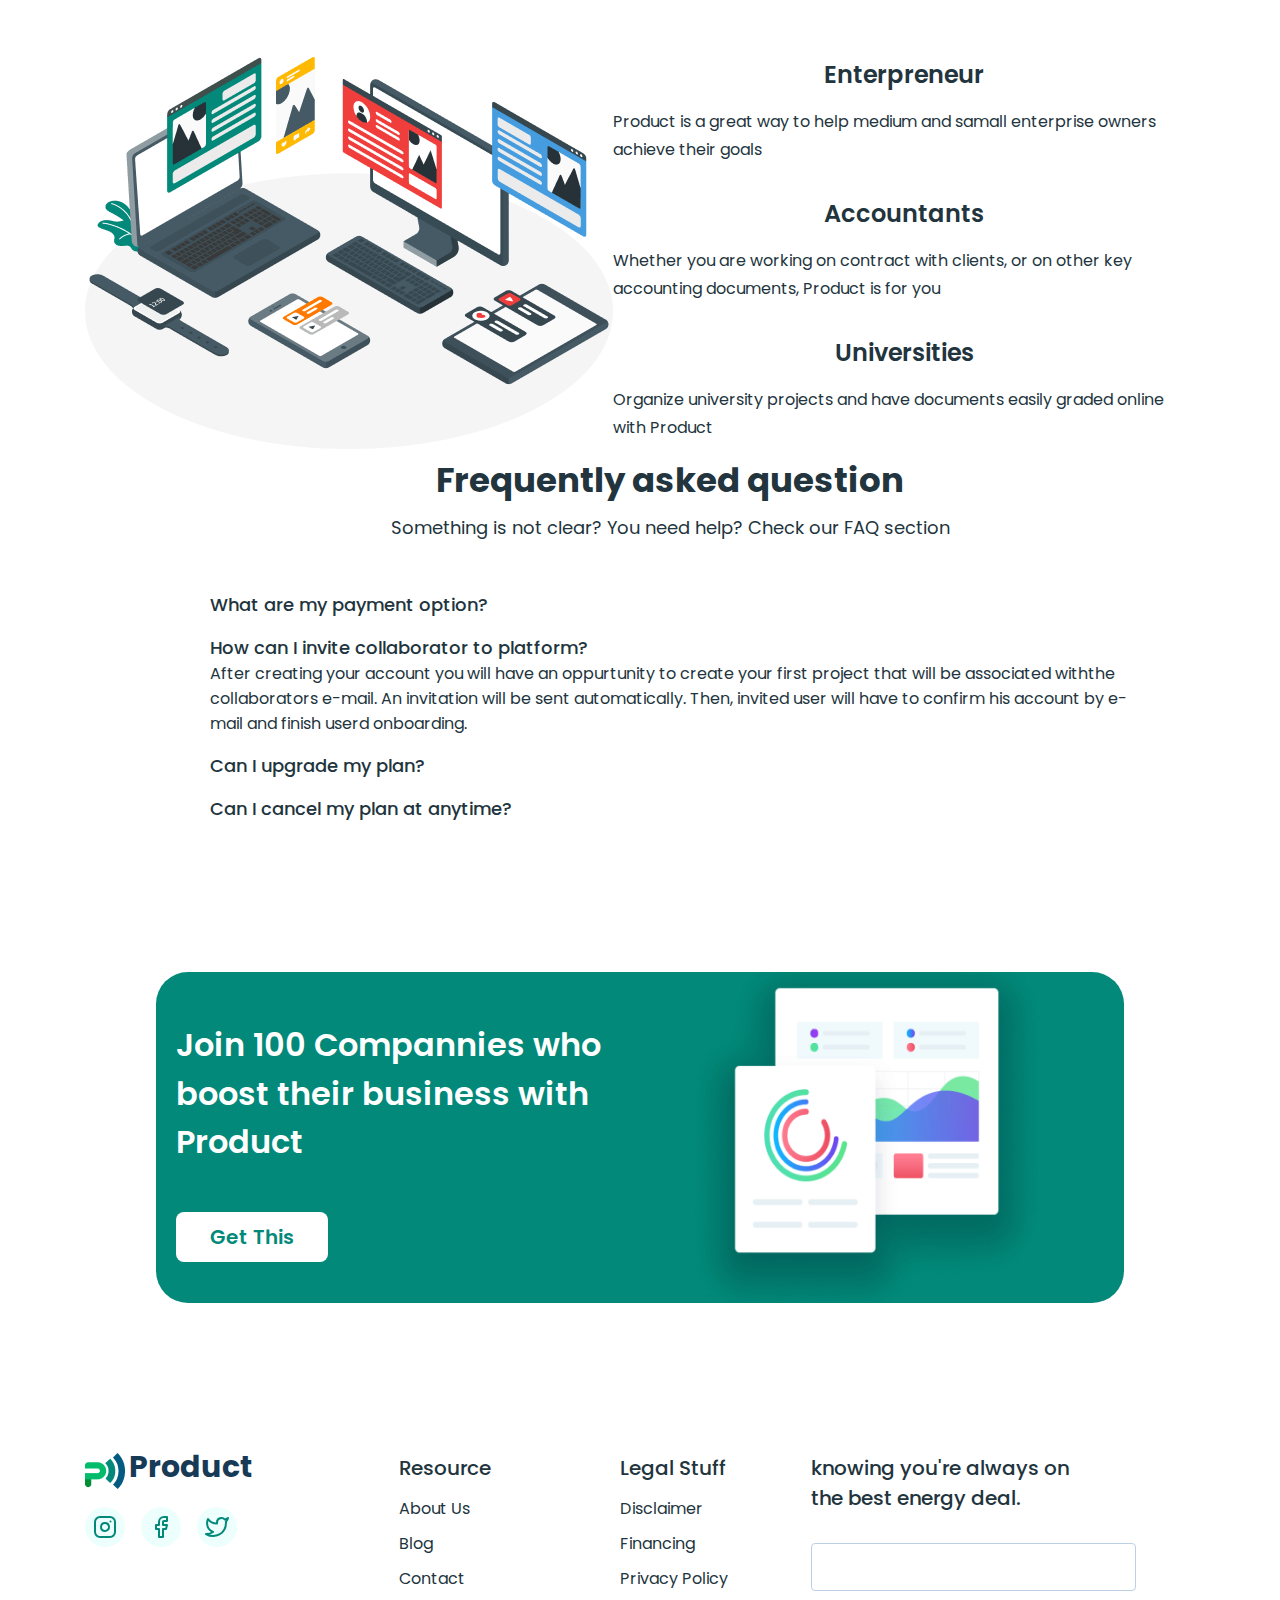
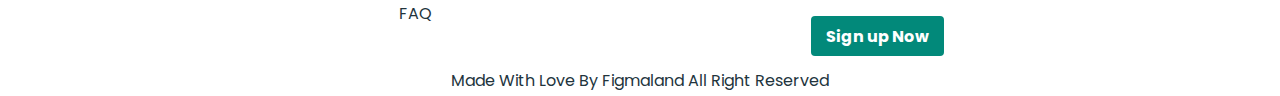
<file: pricing.html>
<!DOCTYPE html>
<html lang="en">
  <head>
    <meta charset="UTF-8" />
    <meta name="viewport" content="width=device-width, initial-scale=1.0" />
    <title>Pricing</title>
    <link rel="preconnect" href="https://fonts.googleapis.com" />
    <link rel="preconnect" href="https://fonts.gstatic.com" crossorigin />
    <link
      href="https://fonts.googleapis.com/css2?family=Inter:ital,opsz,wght@0,14..32,100..900;1,14..32,100..900&family=Montserrat:wght@100..900&family=Poppins:ital,wght@0,100;0,200;0,300;0,400;0,500;0,600;0,700;0,800;0,900;1,100;1,200;1,300;1,400;1,500;1,600;1,700;1,800;1,900&display=swap"
      rel="stylesheet"
    />
    <link
      rel="stylesheet"
      href="https://cdnjs.cloudflare.com/ajax/libs/modern-normalize/3.0.1/modern-normalize.min.css"
      integrity="sha512-q6WgHqiHlKyOqslT/lgBgodhd03Wp4BEqKeW6nNtlOY4quzyG3VoQKFrieaCeSnuVseNKRGpGeDU3qPmabCANg=="
      crossorigin="anonymous"
      referrerpolicy="no-referrer"
    />
    <link rel="stylesheet" href="./css/styles.css" />
  </head>
  <body>
    <header class="header">
      <div class="container">
        <nav class="navigation">
          <a class="header-logo" href="./index.html">
            <img
              src="./images/index-images/logo.png"
              alt="logo"
              width="40"
              height="36"
            />Product
          </a>
          <ul class="header-nav-list">
            <li class="header-nav-list-item">
              <a class="header-nav-link" href="./index.html">Product</a>
            </li>
            <li class="header-list-item">
              <a class="header-nav-link" href="./customers.html">Customers</a>
            </li>
            <li class="header-list-item-home">
              <a class="header-nav-link-home" href="./pricing.html">Pricing</a>
            </li>
            <li class="header-list-item">
              <a class="header-nav-link" href="./resourses.html">Resources</a>
            </li>
          </ul>
        </nav>
        <ul class="list-btn">
          <li class="list-item-btn">
            <button class="header-list-button" type="button">Sign In</button>
          </li>
          <li class="list-item-btn">
            <button class="header-list-button second" type="button">
              Sign Up
            </button>
          </li>
        </ul>
      </div>
    </header>
    <main>
      <!--#region Hero-->
      <section class="hero-pricing">
        <div class="container">
          <h3 class="hero-pricing-title-one">PRICING</h3>
          <h2 class="hero-pricing-title-two">
            Let’s get some real work done here.
          </h2>
          <p class="hero-pricing-text">
            Prodict is your perfect solution for working. Get started now for
            free
          </p>
          <div class="pricing-container">
            <div class="pricing-price">
              <ul class="pricing-list">
                <li class="pricing-list-item">
                  <h3 class="pricing-item-title">Free</h3>
                  <p class="pricing-item-text">Brief price description</p>
                  <div class="number">
                    <p class="pricing-item-number green">0</p>
                    <div>
                      <p class="pricing-item-dollar green">$</p>
                      <p class="pricing-price-text">Per / month</p>
                    </div>
                  </div>
                  <ul class="pricing-price-item">
                    <li class="pricing-price-list">
                      <h4 class="pricing-price-title">Only 2 Operators</h4>
                    </li>
                    <li class="pricing-price-list">
                      <h4 class="pricing-price-title">Notifications</h4>
                    </li>
                    <li class="pricing-price-list">
                      <h4 class="pricing-price-title">Landing Pages</h4>
                    </li>
                  </ul>
                </li>
              </ul>
              <button class="pricing-btn-price" type="button">Order Now</button>
            </div>
            <div class="pricing-price pricing-green">
              <ul class="pricing-list-standard">
                <li class="pricing-list-item">
                  <h3 class="pricing-item-title white">Standard</h3>
                  <p class="pricing-item-text white">Brief price description</p>
                  <div class="number">
                    <p class="pricing-item-number white">5</p>
                    <div>
                      <p class="pricing-item-dollar white">$</p>
                      <p class="pricing-price-text white">Per / month</p>
                    </div>
                  </div>
                  <ul class="pricing-price-item">
                    <li class="pricing-price-list">
                      <h4 class="pricing-price-title white">5+ Operators</h4>
                    </li>
                    <li class="pricing-price-list">
                      <h4 class="pricing-price-title white">Notifications</h4>
                    </li>
                    <li class="pricing-price-list">
                      <h4 class="pricing-price-title white">Landing Pages</h4>
                    </li>
                  </ul>
                </li>
              </ul>
              <button class="pricing-standard-btn" type="button">
                Order Now
              </button>
            </div>
            <div class="pricing-price">
              <ul class="pricing-list">
                <li class="pricing-list-item">
                  <h3 class="pricing-item-title">Premium</h3>
                  <p class="pricing-item-text">Brief price description</p>
                  <div class="number">
                    <p class="pricing-item-number green">10</p>
                    <div class="dollar">
                      <p class="pricing-item-dollar green">$</p>
                      <p class="pricing-price-text">Per / month</p>
                    </div>
                  </div>
                  <ul class="pricing-price-item">
                    <li class="pricing-price-list">
                      <h4 class="pricing-price-title">10+ Operators</h4>
                    </li>
                    <li class="pricing-price-list">
                      <h4 class="pricing-price-title">Notifications</h4>
                    </li>
                    <li class="pricing-price-list">
                      <h4 class="pricing-price-title">Landing Pages</h4>
                    </li>
                  </ul>
                </li>
              </ul>
              <button class="pricing-btn-price" type="button">Order Now</button>
            </div>
          </div>
        </div>
      </section>
      <!--#endregion Hero-->

      <!--#region Enterprice-->
      <section class="enterprice">
        <div class="container">
          <h3 class="enterprice-title-one">ENTERPRISE</h3>
          <h2 class="enterprice-title-two">
            Are you interested in a custom-tailored plan?
          </h2>
          <p class="enterprice-text">
            Product is a set of advanced features for really large teams with
            projects.
          </p>
          <button class="enterprice-btn" type="button">
            Get in touch with us
          </button>
        </div>
      </section>
      <!--#endregion Enterprice-->

      <!--#region Effects-->
      <section class="effects">
        <div class="container">
          <h2 class="effects-title">
            Product is being used with great effects alongside:
          </h2>
          <div class="effects-cont">
            <img src="./images/pricing-images/computers.png" alt="Computers" />
            <div>
              <ul class="effects-list">
                <li class="effects-list-item">
                  <h3 class="effects-item-title">Enterpreneur</h3>
                  <p class="effects-item-text">
                    Product is a great way to help medium and samall enterprise
                    owners achieve their goals
                  </p>
                </li>
                <li class="effects-list-item">
                  <h3 class="effects-item-title">Accountants</h3>
                  <p class="effects-item-text">
                    Whether you are working on contract with clients, or on
                    other key accounting documents, Product is for you
                  </p>
                </li>
                <li class="effects-list-item">
                  <h3 class="effects-item-title">Universities</h3>
                  <p class="effects-item-text">
                    Organize university projects and have documents easily
                    graded online with Product
                  </p>
                </li>
              </ul>
            </div>
          </div>
        </div>
      </section>
      <!--#endregion Effects-->

      <!--#region Question-->
      <section class="question">
        <div class="container">
          <h2 class="question-title">Frequently asked question</h2>
          <p class="question-text">
            Something is not clear? You need help? Check our FAQ section
          </p>
          <ul class="question-list">
            <li class="question-list-item">
              <h3 class="question-item-title">What are my payment option?</h3>
            </li>
            <li class="question-list-item">
              <h3 class="question-item-title">
                How can I invite collaborator to platform?
              </h3>
              <p class="question-item-text">
                After creating your account you will have an oppurtunity to
                create your first project that will be associated withthe
                collaborators e-mail. An invitation will be sent automatically.
                Then, invited user will have to confirm his account by e-mail
                and finish userd onboarding.
              </p>
            </li>
            <li class="question-list-item">
              <h3 class="question-item-title">Can I upgrade my plan?</h3>
            </li>
            <li class="question-list-item">
              <h3 class="question-item-title">
                Can I cancel my plan at anytime?
              </h3>
            </li>
          </ul>
        </div>
      </section>
      <!--#region Question-->

      <!--#region Promo-->
      <section class="promo promo-down">
        <div class="container promo-green">
          <div>
            <h2 class="promo-title">
              Join 100 Compannies who boost their business with Product
            </h2>
            <button class="promo-btn" type="button">Get This</button>
          </div>
          <img
            src="./images/index-images/business-product.png"
            alt="Business product"
            width="361"
            height="331"
          />
        </div>
      </section>
      <!--#endregion Promo-->
    </main>
    <footer class="footer">
      <div class="container">
        <div class="footer-container-list">
          <div class="footer-cont-icon">
            <a class="footer-logo" href="./index.html">
              <img
                src="./images/index-images/logo.png"
                alt="logo"
                width="40"
                height="36"
              />Product
            </a>
            <ul class="footer-list-icon">
              <li class="footer-item-icon">
                <a class="footer-link-icon" href="">
                  <svg class="footer-icon" width="24" height="24">
                    <use href="./images/icons.svg#icon-instagram"></use>
                  </svg>
                </a>
              </li>
              <li class="footer-item-icon">
                <a class="footer-link-icon" href="">
                  <svg class="footer-icon" width="24" height="24">
                    <use href="./images/icons.svg#icon-facebook"></use>
                  </svg>
                </a>
              </li>
              <li class="footer-item-icon">
                <a class="footer-link-icon" href="">
                  <svg class="footer-icon" width="24" height="24">
                    <use href="./images/icons.svg#icon-twitter"></use>
                  </svg>
                </a>
              </li>
            </ul>
          </div>
          <div class="feature-list-cont">
            <ul class="footer-list">
              <li>
                <h3 class="footer-title">Resource</h3>
              </li>
              <li class="footer-list-item">
                <a class="footer-item-link" href="">About Us</a>
              </li>
              <li class="footer-list-item">
                <a class="footer-item-link" href="">Blog</a>
              </li>
              <li class="footer-list-item">
                <a class="footer-item-link" href="">Contact</a>
              </li>
              <li class="footer-list-item">
                <a class="footer-item-link" href="">FAQ</a>
              </li>
            </ul>
            <ul class="footer-list">
              <li>
                <h3 class="footer-title">Legal Stuff</h3>
              </li>
              <li class="footer-list-item">
                <a class="footer-item-link" href="">Disclaimer</a>
              </li>
              <li class="footer-list-item">
                <a class="footer-item-link" href="">Financing</a>
              </li>
              <li class="footer-list-item">
                <a class="footer-item-link" href="">Privacy Policy</a>
              </li>
            </ul>
          </div>
          <form class="form-footer">
            <p class="form-footer-text">
              knowing you're always on the best energy deal.
            </p>
            <input class="form-input" required name="user-tel" type="tel" />
            <button class="form-btn" type="submit">Sign up Now</button>
          </form>
        </div>
        <div class="footer-text-cont">
          <p class="footer-text">
            Made With Love By Figmaland All Right Reserved
          </p>
        </div>
      </div>
    </footer>
  </body>
</html>
</file>
<file: css/styles.css>
body {
    font-family: "Poppins", sans-serif;
    margin: 0;
} 

 h1, h2, h3, h4, h5, h6, p {
    margin: 0;
}

ul, ol {
    padding-left: 0;
    margin: 0;
    list-style: none;
}

 a {
    text-decoration: none;
}


button{
    cursor: pointer;
    display: block;
    font-family: inherit;
} 

img{
   display: block;
}

*,*::before,*::after{
   box-sizing: border-box;
}

.container{
   padding: 0 20px;
   width: 1150px;
   margin: 0 auto;

}

/* header */

.header .container {
   display: flex;
}

.navigation {display: flex;}

.header-logo {
   display: flex;
   gap: 16px;
   padding-top: 22px;
   padding-bottom: 22px;
   margin-right: 237px;
   font-weight: 700;
   font-size: 30px;
   line-height: 0.93;
    color: #173a56;
}

.header-nav-list {
   display: flex;
   gap: 30px;
}

.header-nav-list-item-home {
   
}

.header-nav-link-home {
   display: block;
   padding-top: 26px;
   padding-bottom: 26px;
   font-weight: 600;
   font-size: 16px;
   line-height: 1.75;
   color: #22343d;
}

.header-nav-list-item {}

.header-nav-link {
   display: block;
   padding-top: 26px;
   padding-bottom: 26px;
   font-weight: 400;
   font-size: 16px;
   line-height: 1.75;
   color: #22343d;
}

.list-btn {
   display: flex;
   gap: 21px;
   margin-left: auto;
}

.list-item-btn {
   display: block;
   padding-top: 19px;
   padding-bottom: 19px;}

.header-list-button{
   display: block;
   padding: 9px 24px;
   border: 1px solid #bcd0e5;
   border-radius: 4px;
   font-weight: 600;
   font-size: 16px;
   text-align: center;
   color: #173a56;
   background-color: #fff;
}

.second{
   color: #fff;
   background-color: #02897a;
}

/* hero index */

.hero {
   padding-top: 25px;
   padding-bottom: 100px;
}

.hero-div{
   display: block;
   padding-top: 112px;
   padding-bottom: 112px;
}

.hero-container{
   display: flex;
   gap: 35px;
}
   
.hero-title {
   font-weight: 700;
   font-size: 40px;
   line-height: 1.5;
   color: #22343d;
   margin-bottom: 18px;
}
   
.hero-text {
   font-weight: 400;
   font-size: 18px;
   line-height: 1.55;
   color: #22343d;
   margin-bottom: 45px;
}
   
.hero-list {
   display: flex;
   gap: 56px;
   position: relative;

}
   
.hero-list-btn {
   display: flex;
}

.hero-btn {
   border: none;
   border-radius: 4px;
   font-weight: 700;
   font-size: 16px;
   color: #fff;
   background-color: #02897a;
   padding: 15px 42px 15px 41px;
}

.hero-list-icon {
   position: absolute;
   top: 30%;
   left: 208px;

   
}

.hero-icon {
   border-radius: 2px;
   fill: #02897a;
}

.hero-btn-watch {
   border: none;
   font-weight: 600;
   font-size: 16px;
   text-decoration: underline;
   color: #02897a;
   background-color: #fff;

}

/* feature index */

.feature {
   padding-bottom: 100px;
}
      
.feature-title {
   width: 539px;
   font-weight: 700;
   font-size: 32px;
   text-align: center;
   color: #22343d;
   margin-left: auto;
   margin-right: auto;
   margin-bottom: 50px;
}

.icons-feature-list {
   display: flex;
   gap: 231px;
   margin-bottom: 18px;
}

.icon-feature-item {
   width: calc((100% - 30px * 3) / 4);
   display: flex;
   align-items: center;
   justify-content: center;
   border-radius: 19px;
   width: 54px;
   height: 54px;
}

.green-icon {
   background-color: #02897a;
}

.blue-icon {
   background-color: #4d8dff;
}

.violet-icon {
   background-color: #740a76;
}

.red-icon{
   background-color: #f03e3d;
}

.icon-feature {
   fill: #fff;
}
      
.feature-list {
   display: flex;
   gap: 30px;
   margin-bottom: 50px;
}
      
.feature-list-item {
   width: calc((100% - 90px) / 4);

}
      
.item-title {
   font-weight: 600;
   font-size: 22px;
   color: #22343d;
   margin-bottom: 13px;
}
      
.feature-text {
   font-weight: 400;
   font-size: 16px;
   line-height: 1.62;
   color: #22343d;
}
      
.feature-btn {
   border: none;
   border-radius: 4px;
   font-weight: 700;
   font-size: 16px;
   color: #fff;
   background-color: #02897a;
   padding: 15px 32px 14px 34px;
   display: block;
   margin: 0 auto;
}

/* Business management index */

.management {
   padding-bottom: 100px;
}

.management-container{display: flex;
gap: 84px;}

.management-cont{display: block;
padding-top: 41px;
padding-bottom: 41px;}

.management-title {
   font-weight: 600;
   font-size: 16px;
   color: #22343d;
   width: 224px;
   margin-bottom: 25px;
}

.busines-title{
   font-weight: 700;
   font-size: 32px;
   color: #22343d;
}

.management-text {
   font-weight: 400;
   font-size: 16px;
   line-height: 1.62;
   color: #22343d;
   margin-bottom: 30px;
}

.management-list {
   
}

.management-list-item {
   margin-bottom: 25px;
}

.management-item-title {
   font-weight: 600;
   font-size: 16px;
   line-height: 1.62;
   color: #22343d;
}

.management-item-text {
   font-weight: 400;
   font-size: 16px;
   line-height: 1.62;
   color: #22343d;
}

/* Support index */

.support {
   padding-bottom: 100px;
}

.support-container {
   display: flex;
   gap: 84px;
}

.image-support {}

.support-cont {
   display: block;
   padding-top: 41px;
   padding-bottom: 40px;
}

.support-title {
   font-weight: 600;
   font-size: 16px;
   color: #22343d;
   width: 303px;
   margin-bottom: 25px;
}

.support-text {
   font-weight: 400;
   font-size: 16px;
   line-height: 1.62;
   color: #22343d;
   margin-bottom: 30px;
}

.support-icon {
   display: flex;
   gap: 30px;
}

.support-list-icon {
   display: flex;
   flex-direction: column;
   gap: 30px;
}

.support-item-icon {
   width: 35px;
   height: 35px;
   border: 2.92px solid #fff;
   border-radius: 14px;
   display: flex;
   align-items: center;
   justify-content: center;
}

.support-icon {   
   fill: #fff;
}

.tick-orange {
   background-color: #f90;
}

.tick-red {
   background-color: #f03e3d;
}

.tick-blue {
   background-color: #4d8dff;
}

.support-list {
   display: flex;
   flex-direction: column;
   gap: 25px;
}

.support-list-item {}

.support-item-text {
   font-weight: 400;
   font-size: 16px;
   line-height: 1.62;
   color: #22343d;
}

/* Collaboration index */

.collaboration {
   padding-bottom: 150px;
}

.collaboration-container {
   display: flex;
   gap: 84px;
}

.collaboration-cont {
   display: block;
   padding-top: 41px;
   padding-bottom: 41px;
}

.collaboration-title {
   font-weight: 600;
   font-size: 16px;
   color: #22343d;
   width: 226px;
   margin-bottom: 25px;
}

.collaboration-text {
   font-weight: 400;
   font-size: 16px;
   line-height: 1.62;
   color: #22343d;
   margin-bottom: 30px;
}

.collaboration-list {}

.collaboration-list-item {
   margin-bottom: 25px;
}

.collaboration-item-title {
   font-weight: 600;
   font-size: 16px;
   line-height: 1.625;
   color: #22343d;
}

.collaboration-item-text {
   font-weight: 400;
   font-size: 16px;
   line-height: 1.625;
   color: #22343d;
}

.image-collaboration {}

/* Staff index */

.staff {
   padding-bottom: 100px;
}

.staff-title {
   font-weight: 700;
   font-size: 32px;
   text-align: center;
   color: #22343d;
   margin-bottom: 25px;
}

.staff-text {
   font-weight: 500;
   font-size: 16px;
   line-height: 1.62;
   text-align: center;
   color: #22343d;
   width: 542px;
   margin: 0 auto;
   margin-bottom: 40px;
}

.staff-list {
   display: flex;
   margin-bottom: 50px;
   flex-direction: row;
   flex-wrap: wrap;
}

.staff-list-item {
   width: calc((100% - 100px) / 2);
   display: flex;
   align-items: center;
   justify-content: center;
   gap: 10px;
   
}

.staff-list-item:nth-child(2), .staff-list-item:nth-child(3) {
   flex-direction: row-reverse;
}

.staff-item-text {
   font-weight: 500;
   font-size: 16px;
   text-align: center;
   color: #2f281e;
   padding-top: 14px;
   padding-bottom: 12px;
}

.staff-btn {
   border: none;
   border-radius: 4px;
   font-weight: 700;
   font-size: 16px;
   color: #fff;
   background-color: #02897a;
   display: block;
   margin: 0 auto;
   padding: 15px 31px 14px 30px;
}

/* News feed index */

.new-feed {
   padding-bottom: 171px;
}

.new-feed-title {
   font-weight: 700;
   font-size: 34px;
   color: #22343d;
   margin-bottom: 10px;
}

.new-feed-text {
   font-weight: 500;
   font-size: 16px;
   line-height: 1.62;
   color: #22343d;
   margin-bottom: 40px;
}

.new-feed-item {
   display: flex;
   gap: 30px;
}

.new-feed-list-item {
   border: 1px solid #dedede;
   border-radius: 8px;
   
}

.new-feed-item-text {
   font-weight: 400;
   font-size: 16px;
   line-height: 1.75;
   color: #22343d;
   padding-top: 24px;
   padding-left: 24px;
   margin-bottom: 12px;
}

.ari {
   font-weight: 700;
   padding-left: 0;
}

.new-feed-item-title {
   font-weight: 700;
   font-size: 24px;
   line-height: 1.66667;
   color: #22343d;
   padding-left: 27px;
   padding-right: 27px;
   padding-bottom: 40px;
}

.green{
   color: #02897a;
}

/* Pricing index */

.pricing {
   
}

.pricing-title {
   font-weight: 700;
   font-size: 34px;
   color: #22343d;
   text-align: center;
   margin-bottom: 10px;
   
}

.pricing-text {
   font-weight: 500;
   font-size: 16px;
   color: #22343d;
   text-align: center;
   margin-bottom: 40px;
}

.pricing-container {
   display: flex;
   gap: 72px;
}

.pricing-list {
}

.pricing-price{
   border-radius: 8px;
   box-shadow: 0 2px 8px 0 rgba(0, 0, 0, 0.25);
   background-color: #fff;
   padding-top: 32px;
   padding-bottom: 32px;
   width: calc((100% - 144px) / 3);
}

.pricing-list-item {}

.pricing-item-title {
   font-weight: 700;
   font-size: 24px;
   line-height: 1.66;
   color: #22343d;
   text-align: center;
   margin-bottom: 8px;
}

.pricing-item-text {
   font-weight: 400;
   font-size: 16px;
   line-height: 2.5;
   color: #22343d;
   text-align: center;
   margin-bottom: 16px;
}

.number {
   display: flex;
   justify-content: center;
   align-items: center;
}

.pricing-item-number {
   font-family: "Montserrat", sans-serif;
   font-weight: 700;
   font-size: 76px;
   line-height: 1.31;
   letter-spacing: 0em;
   margin-right: 7px;
}

.pricing-item-dollar {
   font-family: "Inter", sans-serif;
   font-weight: 700;
   font-size: 24px;
   line-height: 1.25;
   letter-spacing: 0em;
   margin-bottom: 4px;
}

.pricing-price-text {
   font-family: "Montserrat", sans-serif;
   font-weight: 400;
   font-size: 16px;
   line-height: 1.18;
   letter-spacing: 0.01em;
   color: #afafaf;
}

.pricing-price-item { 
   display: flex;
   flex-direction: column;
   gap: 16px;
}

.pricing-price-list {}

.pricing-price-title {
   font-family: "Montserrat", sans-serif;
   font-weight: 500;
   font-size: 16px;
   line-height: 1.37;
   letter-spacing: 0.01em;
   color: #22343d;
   text-align: center;
   
}

.pricing-btn-price {
   border: none;
   border-radius: 8px;
   font-family: "Montserrat", sans-serif;
   font-weight: 600;
   font-size: 18px;
   color: #fff;
   background-color: #02897a;
   padding: 11px 19px 11px 18px;
   display: block;
   margin: 0 auto;
   margin-top: 30px;
}

.pricing-green{
   border-radius: 8px;
box-shadow: 0 2px 8px 0 rgba(0, 0, 0, 0.25);
   background-color: #02897a;
   /* width: 322px; */
}

.pricing-standard-btn {
   border: none;
   border-radius: 8px;
   font-family: "Montserrat", sans-serif;
   font-weight: 600;
   font-size: 18px;
   color: #02897a;
   background-color: #fff;
   padding: 11px 19px 11px 18px;
   display: block;
   margin: 0 auto;
   margin-top: 30px;
}

.green {
   color: #02897a;
}

.white {
   color: #fff;
}

/* Feedback index */

.feedback {
   padding-top: 98px;
   padding-bottom: 100px;
}

.feedback-title {
   font-weight: 700;
   font-size: 32px;
   line-height: 1.78;
   letter-spacing: 0.01em;
   color: #22343d;
   text-align: center;
   margin-bottom: 10px;
}

.feedback-text {
   font-weight: 500;
   font-size: 16px;
   line-height: 1.75;
   letter-spacing: 0.01em;
   text-align: center;
   color: #22343d;
   width: 537px;
   margin: 0 auto;
   margin-bottom: 40px;
}

.feedback-container {
   position: relative;
   top: 0;
   left: 0;
}

.feedback-list {
   display: flex;
   gap: 64px;
}

.feedback-list-item {
   width: calc((100% - 64px * 2) / 3);
   border: 1px solid #dedede;
   border-radius: 5px;
   padding: 62px 26px 28px;
}

.feedback-item-text {
   font-weight: 400;
   font-size: 16px;
   line-height: 1.75;
   letter-spacing: 0.01em;
   color: #737373;
   margin-bottom: 16px;
}

.feedback-item-title {
   font-weight: 600;
   font-size: 16px;
   line-height: 1.5;
   letter-spacing: 0.01em;
   color: #02897a;
}

.feedback-item-cont {
   display: flex;
}

.feedback-item-container {
   margin-left: 14px;
}

.feedback-list-item-text {
   font-weight: 500;
   font-size: 14px;
   line-height: 1.71429;
   letter-spacing: 0.01em;
   color: #252b42;
}

.feedback-list-icon {
   display: flex;
   position: absolute;
   top: 28px;
   
}

.feedback-item-icon {}

.feedback-icon {
   fill: #f3cd03;
}

/* Promo index */

.promo {
   padding-bottom: 100px;
}

.promo-down {
   padding-top: 150px;
   padding-bottom: 150px;
}

.promo-green{
   border: none;
   border-radius: 32px;
   background: #02897a;
   width: 968px;
   margin: 0 auto;
   display: flex;
}

.promo-title {
   font-weight: 600;
   font-size: 32px;
   line-height: 1.514;
   color: #fff;
   width: 510px;
   padding-top: 49px;
   padding-right: 51px;
   padding-bottom: 46px;
}

.promo-btn {
   border: none;
   border-radius: 8px;
   font-weight: 600;
   font-size: 20px;
   color: #02897a;
   background-color: #fff;
   padding: 10px 34px;
}

.promo-down {
   
}

/* footer */

.footer {}

.footer-container {display: flex;
}

.footer-container-list {
   display: flex;
   margin-bottom: 10px;
}

.footer-logo {
   font-weight: 700;
   font-size: 30px;
   line-height: 0.93;
   color: #173a56;
   display: flex;
   gap: 4px;
   margin-right: 146px;
   margin-bottom: 18px;
}

.footer-list-icon {
   display: flex;
   align-items: center;
   justify-content: start;
   gap: 16px;
}

.footer-item-icon {
   width: 40px;
   height: 40px;
}

.footer-link-icon {
   width: 100%;
   height: 100%;
   border-radius: 50%;
   background-color: #edfffc;
   display: flex;
   align-items: center;
   justify-content: center;
   width: 40px;
   height: 40px;
}

.footer-icon {
   stroke-width: 2px;
   stroke: #02897a;
   fill: #edfffc;
}


.footer-title {
   font-weight: 500;
   font-size: 20px;
   line-height: 1.5;
   color: #22343d;
   margin-bottom: 8px;
}

.feature-list-cont {
   display: flex;
   gap: 129px;
   margin-right: 83px;
}

.footer-list {
   display: flex;
   flex-direction: column;
}

.footer-list-item {}

.footer-item-link {
   font-weight: 400;
   font-size: 16px;
   line-height: 2.1875;
   color: #22343d;
}

.footer-text-cont {
   display: block;
   
}

.form-footer {}

.form-footer-text {
   font-family: "Poppins", sans-serif;
   font-weight: 500;
   font-size: 20px;
   line-height: 1.5;
   color: #22343d;
   width: 280px;
   margin-bottom: 30px;
}

.form-input-cont {
   position: relative;
}

.form-input {
   border: 1px solid #bcd0e5;
   border-radius: 4px;
   width: 325px;
   height: 48px;
   padding-left: 42px;
   margin-bottom: 25px;
}

.form-input::placeholder {
   font-weight: 400;
   font-size: 16px;
   line-height: 1.75;
   color: #02897a;
}

.form-icon {
   position: absolute;
   top: 10px;
   left: 13px;
   fill: #02897a;
}

.form-btn {
   font-weight: 700;
   font-size: 16px;
   text-align: center;
   color: #fff;
   padding: 8px 15px 7px;
   border-radius: 4px;
   border: none;
   background: #02897a;
}

.footer-text {
   font-weight: 400;
   font-size: 16px;
   line-height: 1.875;
   color: #22343d;
   text-align: center;
}

/* Hero Customers */

.hero-clients {
   padding-top: 100px;
   padding-bottom: 117px;
}

.hero-clients-title {
   font-weight: 700;
   font-size: 40px;
   color: #22343d;
   text-align: center;
   margin-bottom: 50px;
}

.hero-clients-list {
   display: flex;
   gap: 64px;
   justify-content: center;
}

.hero-clients-list-item {}

/* Choose Customers */

.choose {}

.choose-bg{
   padding-top: 24px;
   padding-bottom: 68px;
   background-color: #f5f5f5;
}

.choose-title {
   font-weight: 700;
   font-size: 34px;
   text-align: center;
   color: #22343d;
   margin-bottom: 50px;
}

.choose-container-icons {}

.choose-list {
   display: flex;
   gap: 30px;
}

.choose-list-item {
   padding-top: 114px;
   padding-bottom: 34px;
   border: 1px solid #dedede;
   border-radius: 10px;
   width: calc((100% - 30px * 2) / 3);
   position: relative;
}

.choose-icons {
   width: 50px;
   height: 50px;
   display: flex;
   justify-content: center;
   align-items: center;
   border-radius: 19px;
   box-shadow: 0 4px 4px 0 rgba(0, 0, 0, 0.25);
   position: absolute;
   top: 32px;
   left: 150px;

}

.icon-green {
   background-color: #02897a;
}

.icon-blue {
   background-color: #4d8dff;
}

.icon-red {
   background-color: #f03e3d;
}

.choose-icon {
   fill: #fff;
}

.choose-item-title {
   font-weight: 700;
   font-size: 24px;
   line-height: 1.37;
   letter-spacing: 0em;
   text-align: center;
   color: #22343d;
   margin-bottom: 16px;
}

.choose-item-text {
   padding-right: 37px;
   padding-left: 38px;
   font-weight: 400;
   font-size: 16px;
   line-height: 1.69;
   letter-spacing: 0.01em;
   text-align: center;
   color: #22343d;
}


/* How Product Work? Customers */

.work {}

.work .container {
   padding-top: 101px;
   padding-bottom: 115px;
}

.work-title {
   font-weight: 700;
   font-size: 34px;
   text-align: center;
   color: #22343d;
   margin-bottom: 73px;
}

.work-list {
   display: flex;
   flex-direction: column;
   gap: 100px;
}

.work-list-item {
   display: flex;
}

.step-one-item {
   padding-right: 41px;
   padding-left: 42px;
}

.step-two-item {
   padding-right: 44px;
   padding-left: 45px;
}

.step-three-item {
   padding-left: 42px;
   padding-right: 42px;
}

.step-one {
   margin-left: 89px;
}

.step-two {
   margin-right: 76px;
}

.step-three {
   margin-left: 88px;
}

.work-item-title-one {
   font-weight: 500;
   font-size: 20px;
   text-align: start;
   color: #22343d;
   margin-bottom: 16px;
}

.work-item-title-two {
   font-weight: 600;
   font-size: 24px;
   text-align: start;
   color: #22343d;
   margin-bottom: 16px;
}

.work-item-text {
   font-weight: 400;
   font-size: 16px;
   line-height: 1.75;
   color: #22343d;
   text-align: start;
}

.work-btn {
   border: none;
   border-radius: 8px;
   font-family: "Montserrat", sans-serif;
   font-weight: 600;
   font-size: 18px;
   color: #fff;
   background-color: #02897a;
   padding: 11px 18px;
   display: block;
   margin: 0 auto;
   margin-top: 89px;
}

/* Offers Customers */

.offers { 
   padding-top: 35px;
   padding-bottom: 45px;
   background: linear-gradient(180deg, #f5f5f5 0%, rgba(245, 245, 245, 0) 100%);}

.offers-title {
   font-weight: 700;
   font-size: 32px;
   text-align: center;
   color: #22343d;
   width: 537px;
   margin: 0 auto;
   margin-bottom: 83px;
}

.image-offers {
   display: flex;
   justify-content:center;
   gap: 325px;
}

.offers-list-one {
   display: flex;
   justify-content: center;
   gap: 227px;
}

.offers-list-item-one {}

.offer-item-title {
   font-weight: 500;
   font-size: 24px;
   line-height: 1.17;
   color: #000;
   text-align: center;
   margin-top: 27px;
   margin-bottom: 16px;
}

.offers-list-two {}

.offers-list-item-two {}

.offer-item-text {
   font-weight: 400;
   font-size: 18px;
   line-height: 1.78;
   text-align: center;
   color: #22343d;
}

.offers-list-item-three {
   font-weight: 500;
   font-size: 16px;
   line-height: 1.75;
   color: #000;
}

/* hero Pricing */

.hero-pricing {
   padding-top: 50px;
   padding-bottom: 150px;
}

.hero-pricing-title-one {
   font-weight: 600;
   font-size: 24px;
   color: #22343d;
   text-align: center;
   margin-bottom: 32px;
}

.hero-pricing-title-two {
   font-weight: 700;
   font-size: 40px;
   text-align: center;
   color: #22343d;
   margin-bottom: 16px;
}

.hero-pricing-text {
   font-weight: 500;
   font-size: 16px;
   text-align: center;
   color: #22343d;
   margin-bottom: 49px;
}

/* Enterprice pricing */

.enterprice {
   padding-top: 53px;
   padding-bottom: 51px;
   background: linear-gradient(180deg, #f6f6f6 0%, rgba(246, 246, 246, 0) 100%);
}

.enterprice-title-one {
   font-weight: 600;
   font-size: 24px;
   color: #22343d;
   text-align: center;
   margin-bottom: 16px;
}

.enterprice-title-two {
   font-weight: 700;
   font-size: 34px;
   color: #22343d;
   text-align: center;
   margin-bottom: 8px;
}

.enterprice-text {
   font-weight: 400;
   font-size: 18px;
   color: #22343d;
   text-align: center;
   margin-bottom: 32px;
}

.enterprice-btn {
   border: none;
   border-radius: 8px;
   font-family: "Montserrat", sans-serif;
   font-weight: 600;
   font-size: 18px;
   color: #fff;
   background-color: #02897a;
   padding: 11px 18px;
   display: block;
   margin: 0 auto;
}

/* Effects pricing */

.effects {
   padding-top: 294px;
   padding-bottom: 6px;
}

.effects-title {
   font-weight: 700;
   font-size: 34px;
   color: #22343d;
   text-align: center;
   margin-bottom: 56px;
}

.effects-cont {
   display: flex;
}

.effects-list {
   display: flex;
   flex-direction: column;
   gap: 32px;
}

.effects-list-item {}

.effects-item-title {
   font-weight: 600;
   font-size: 24px;
   text-align: center;
   color: #22343d;
   margin-bottom: 16px;
}

.effects-item-text {
   font-weight: 400;
   font-size: 16px;
   line-height: 1.75;
   color: #22343d;
}

/* Question pricing */

.question {
   padding-left: 95px;
   padding-right: 94px;
}

.question-title {
   font-weight: 700;
   font-size: 34px;
   color: #22343d;
   text-align: center;
   margin-bottom: 8px;
}

.question-text {
   font-weight: 400;
   font-size: 18px;
   color: #22343d;
   text-align: center;
   margin-bottom: 50px;
}

.question-list {
   display: flex;
   flex-direction: column;
   gap: 16px;
}

.question-list-item {
   padding-left: 95px;
   padding-right: 95px;
}

.question-item-title {
   font-weight: 500;
   font-size: 18px;
   color: #22343d;
}

.question-item-text {
   font-weight: 400;
   font-size: 16px;
   color: #22343d;
   text-align: start;
}
</file>
